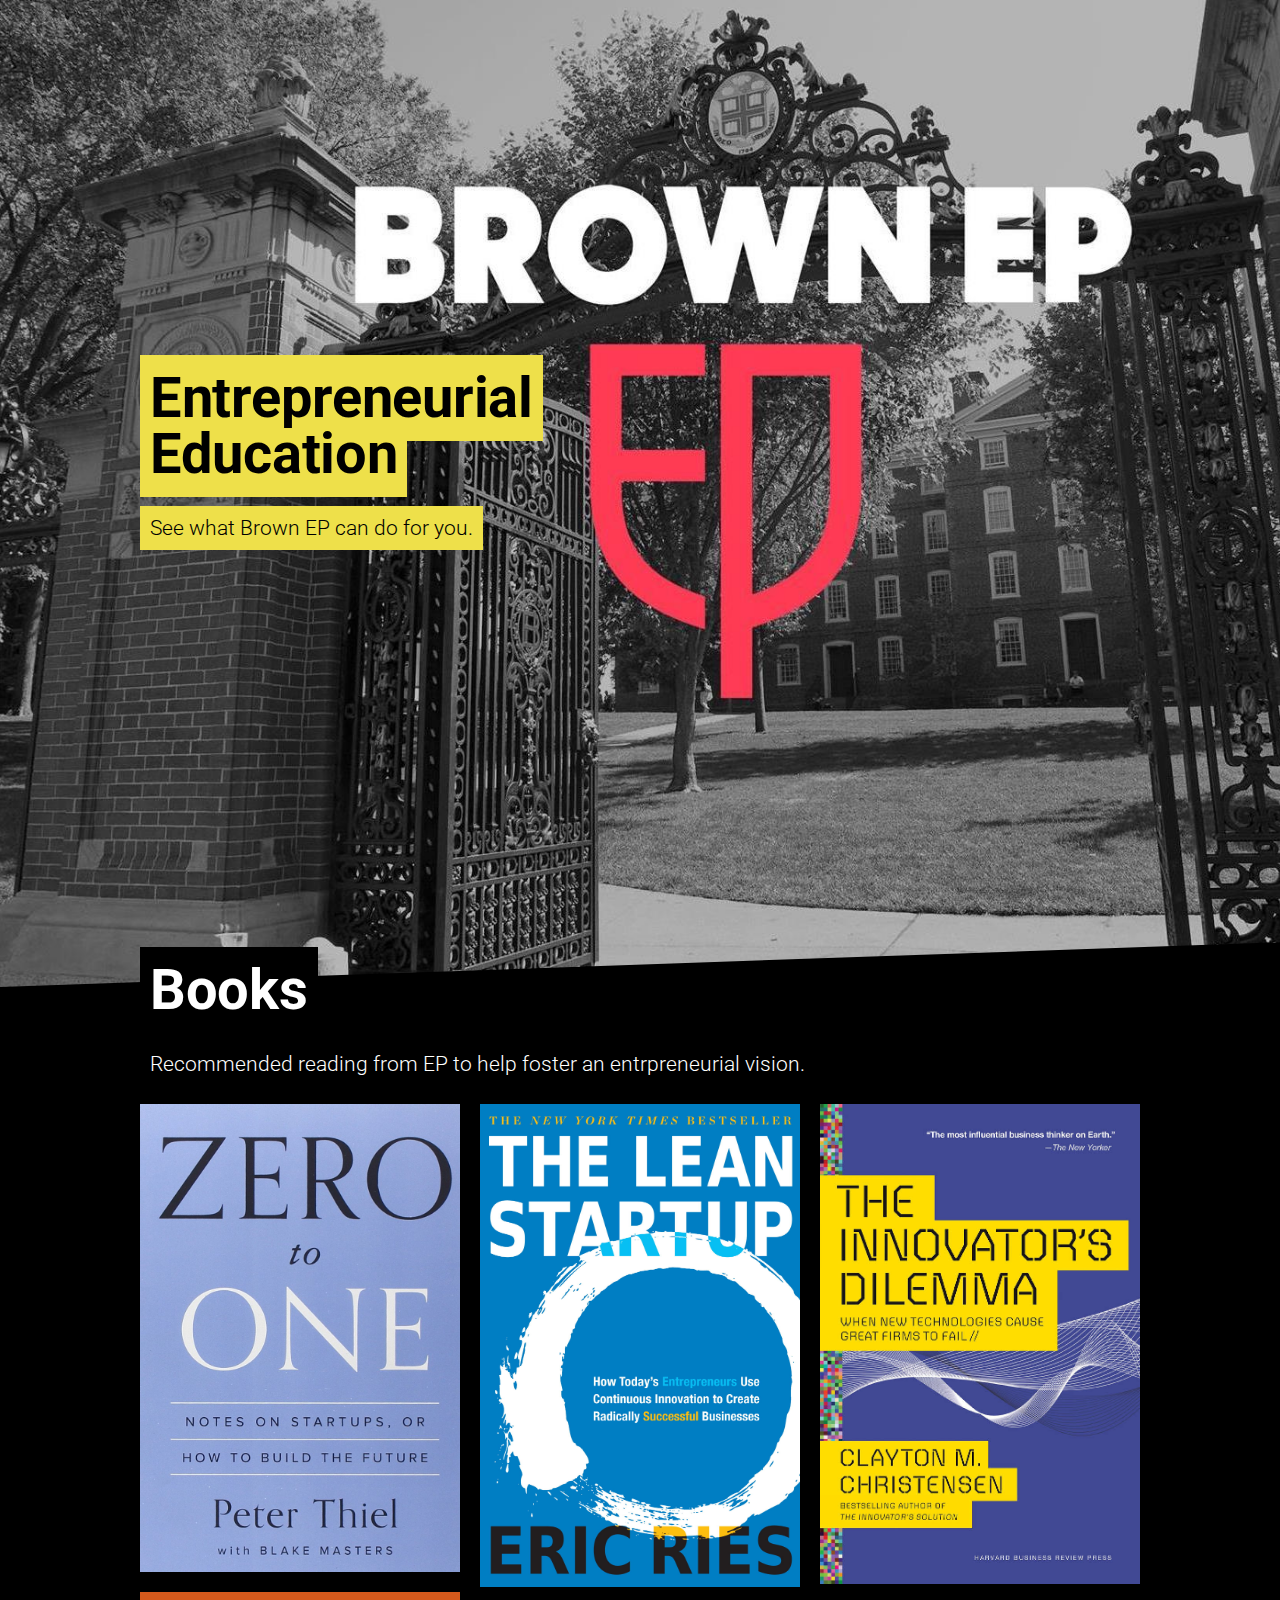
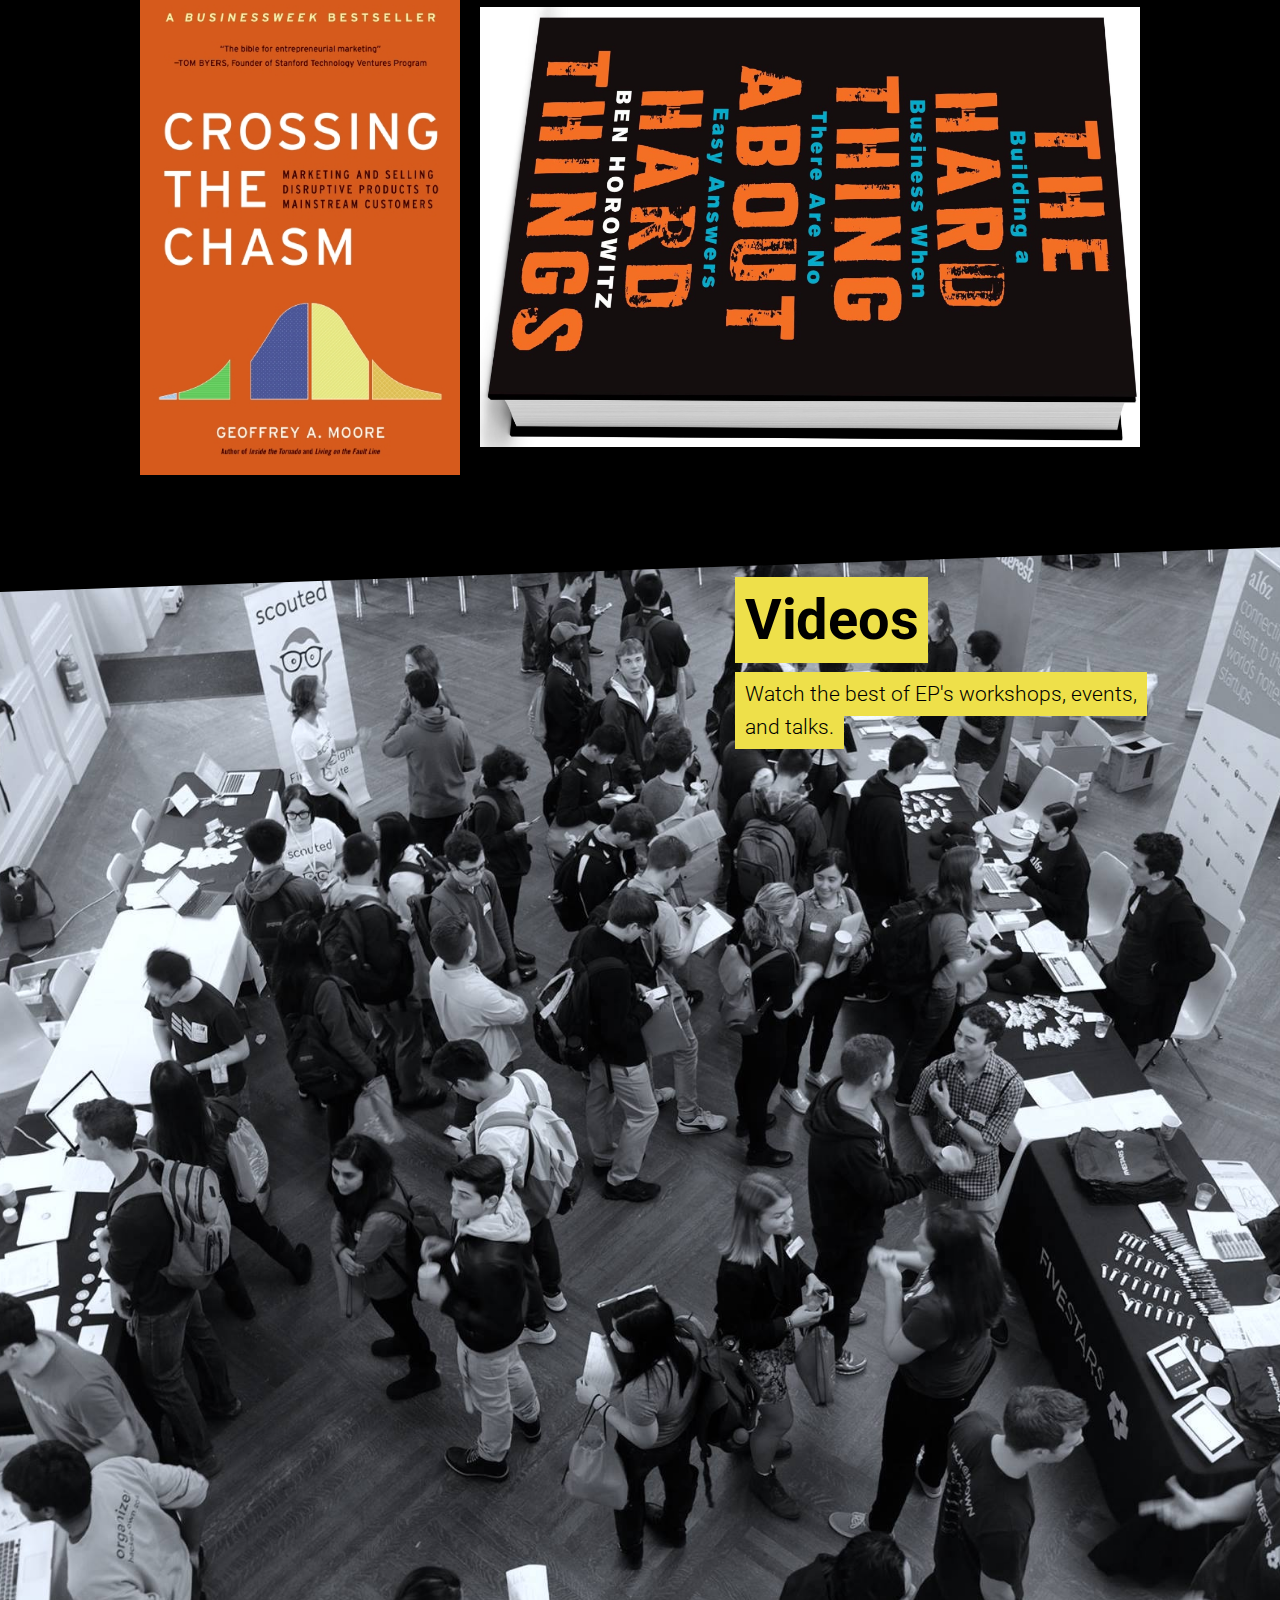
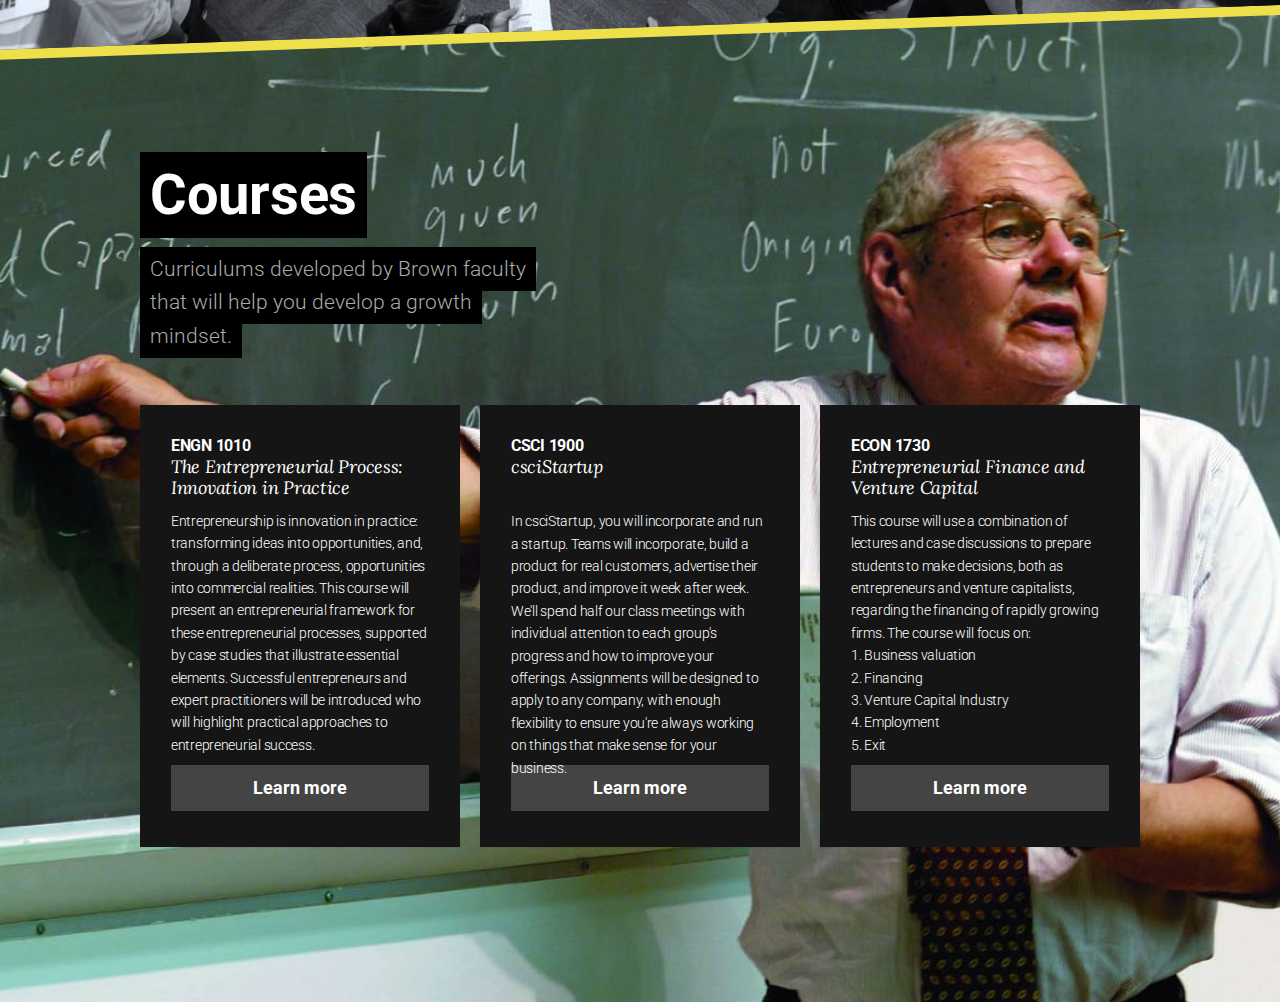
<file: education.html>
<!doctype html>
<html lang="en">
  <head>
    <meta charset="utf-8">
    <meta http-equiv="X-UA-Compatible" content="IE=edge">
    <meta name="viewport" content="width=device-width, initial-scale=1">
    <meta name="description" content="Entrepreneurial Education by Brown EP">
    <meta name="author" content="Wesley Dencker">
    <meta name="keywords" content="innovate on the hill,innovate at brown,innovation at brown,innovation at risd,entrepreneurship,brown,brown univesity,brown ep,brown entrepreneurship,brown startups,brown startup, brown tech"/>
    <link rel="shortcut icon" href="favicon.ico">
    <link rel="icon" type="image/png" href="assets/img/favicon.png">

    <title>
        Entrepreneurial Education
    </title>
    
      <link href="http://fonts.googleapis.com/css?family=Lora:400,400italic|Roboto:100,300,400,700" rel="stylesheet">
      <link href="assets/css/education/toolkit-bold.css" rel="stylesheet">
      <link href="assets/css/education/application-bold.css" rel="stylesheet">
  </head>

<body>

<div class="stage" id="stage">

  <div class="block block-fill-height app-block-wayne"
       style="background-image: url(assets/img/ep_background.jpg)">

    <div class="block-sm-middle block-xs-bottom">
      <div class="container">
        <div class="row">
          <div class="col-sm-5">
            <h1 class="block-title m-b-md">
              <span class="text-ribbon text-ribbon-primary">
                <span>Entrepreneurial Education</span>
              </span>
            </h1>
            <p class="lead">
              <span class="text-ribbon text-ribbon-primary">
                <span>
                  See what Brown EP can do for you.
                </span>
              </span>
            </p>
          </div>
        </div>
      </div>
    </div>
  </div>
  <div class="block block-inverse block-transparent p-y-0 app-block-grid">

    <div class="block-bg-clip">
      <div class="block-bg">
        <div class="block-bg-img"></div>
      </div>
    </div>

    <div class="container" id="grid">
    <h1 class="block-title m-b-md" style="padding-top: 50px;">
      <span class="text-ribbon">
        <span>Books</span>
      </span>
    </h1>
    <p class="lead">
      <span class="text-ribbon">
        <span>
          Recommended reading from EP to help foster an entrpreneurial vision.
        </span>
      </span>
    </p>
      <div class="row">
        <div class="col-lg-4 col-sm-6">
          <div class="row m-b">
            <div class="col-lg-12">
              <div class="panel panel-bold panel-danger m-b-0 app-box-shadow">
                <a href="https://www.amazon.com/Zero-One-Notes-Startups-Future/dp/0804139296/" target="_blank"><img src="assets/img/books/zero.jpg"></a>
                <!-- <div class="panel-body p-b-lg">
                  <h4 class="m-b-0">Iggy Azalea</h4>
                  <p class="text-serif"><em>Released on Dropp 6 weeks early</em></p>
                  <hr>
                  <p class="text-serif"><em>Ms. Azalea was the first artist to reach out to Dropp to coordinate her leak. We knew it was going to be the largest unofficial album drop in history. We doubled server capacity and made a lot ton of coffee.</em></p>
                </div> -->
              </div>
            </div>
          </div>
          <div class="row m-b">
            <div class="col-lg-12">
              <a href="https://www.amazon.com/Crossing-Chasm-3rd-Disruptive-Mainstream/dp/0062292986/" target="_blank"><img src="assets/img/books/chasm.jpg"></a>
           </div>
          </div>
        </div>
        <div class="col-lg-8 col-sm-6">
          <div class="row">
            <div class="col-lg-6 m-b">
              <div class="app-box-shadow">
                <a href="https://www.amazon.com/Lean-Startup-Entrepreneurs-Continuous-Innovation/dp/0307887898/" target="_blank"><img src="assets/img/books/lean.jpg"></a>
              </div>
            </div>
            <div class="col-lg-6 m-b">
              <div class="app-box-shadow">
                <a href="https://www.amazon.com/Innovator-s-Dilemma-Technologies-Management-Innovation/dp/1633691780/" target="_blank"><img src="assets/img/books/dilemma.jpg"></a>
              </div>
            </div>
          </div>
          <div class="row">
            <div class="col-lg-12">
              <a href="https://www.amazon.com/Hard-Thing-About-Things-Building/dp/0062273205/" target="_blank"><img src="assets/img/books/hard.jpeg"></a>
           </div>
          </div>
        </div>
      </div>
    </div>
  </div>

  <div class="block block-fill-height block-transparent block-angle app-block-chainz" style="padding-top:0 !important;">

    <div class="block-bg-clip">
      <div class="block-bg">
        <div class="block-bg-img block-bg-img-top"
             style="background-image: url(assets/img/startups.jpg)">
        </div>
      </div>
    </div>

    <div class="block-sm-middle block-xs-top">
      <div class="container">
        <div class="row">
          <div class="col-sm-5 col-sm-offset-7">
            <h1 class="block-title m-b-md">
              <span class="text-ribbon text-ribbon-primary">
                <span>Videos</span>
              </span>
            </h1>
            <p class="lead">
              <span class="text-ribbon text-ribbon-primary">
                <span>
                  Watch the best of EP's workshops, events, and talks.
                </span>
              </span>
            </p>
          </div>
        </div>
        <div class="row m-b-lg" style="padding-top: 30px;">
          <div class="col-sm-4">
            <div class="embed-responsive embed-responsive-16by9">
               <iframe width="560" height="315" src="https://www.youtube.com/embed/GPN__5eX23w" frameborder="0" allowfullscreen></iframe>
            </div>
          </div>
          <div class="col-sm-4">
            <div class="embed-responsive embed-responsive-16by9">
               <iframe width="560" height="315" src="https://www.youtube.com/embed/hUPmNO3Trkw" frameborder="0" allowfullscreen></iframe>
            </div>
          </div>
          <div class="col-sm-4">
            <div class="embed-responsive embed-responsive-16by9">
               <iframe width="560" height="315" src="https://www.youtube.com/embed/zKDSDEjSqhM" frameborder="0" allowfullscreen></iframe>
            </div>
          </div>
        </div>
        <div class="row m-b-lg">
          <div class="col-sm-4">
            <div class="embed-responsive embed-responsive-16by9">
               <iframe width="560" height="315" src="https://www.youtube.com/embed/Dt5lSKkdJP4" frameborder="0" allowfullscreen></iframe>
            </div>
          </div>
          <div class="col-sm-4">
            <div class="embed-responsive embed-responsive-16by9">
               <iframe width="560" height="315" src="https://www.youtube.com/embed/Q3bTjkeu898" frameborder="0" allowfullscreen></iframe>
            </div>
          </div>
          <div class="col-sm-4">
            <div class="embed-responsive embed-responsive-16by9">
               <iframe width="560" height="315" src="https://www.youtube.com/embed/OjkY1ySdihk" frameborder="0" allowfullscreen></iframe>
            </div>
          </div>
        </div>
        <div class="row m-b-lg">
          <div class="col-sm-4">
            <div class="embed-responsive embed-responsive-16by9">
               <iframe width="560" height="315" src="https://www.youtube.com/embed/gMl3u9aMi8A" frameborder="0" allowfullscreen></iframe>
            </div>
          </div>
          <div class="col-sm-4">
            <div class="embed-responsive embed-responsive-16by9">
               <iframe width="560" height="315" src="https://www.youtube.com/embed/cpxGi5GhNeo" frameborder="0" allowfullscreen></iframe>
            </div>
          </div>
        </div>
      </div>
    </div>
  </div>

  <div class="block block-fill-height block-inverse app-block-nicki"
       style="background-image: url(assets/img/hazeltine.jpg)"
       id="pricing">
    <div class="block-xs-middle">
      <div class="container">
        <div class="row m-b-md">
          <div class="col-lg-5">
            <h1 class="block-title m-b-md">
              <span class="text-ribbon">
                <span>Courses</span>
              </span></h1>
            <p class="lead">
              <span class="text-ribbon text-muted">
                <span>
                  Curriculums developed by Brown faculty that will help you develop a growth mindset.
                </span>
              </span>
            </p>
          </div>
        </div>
        <div class="row">
          <div class="col-sm-4">
            <div class="panel" style="height: 442px;">
              <div class="panel-body">
                <h3 class="panel-title">ENGN 1010</h3>
                <h4 class="text-muted text-serif m-t-0">
                  <em>The Entrepreneurial Process: Innovation in Practice</em>
                </h4>
                <p class="m-b" style="height: 235px;">
                  Entrepreneurship is innovation in practice: transforming ideas into opportunities, and, through a deliberate process, opportunities into commercial realities. This course will present an entrepreneurial framework for these entrepreneurial processes, supported by case studies that illustrate essential elements. Successful entrepreneurs and expert practitioners will be introduced who will highlight practical approaches to entrepreneurial success.
                </p>
                <a target="_blank" href="https://courses.brown.edu/courses/spring-2017/engn-1010-s01" class="btn btn-default btn-square btn-block btn-lg" role="button">Learn more</a>
              </div>
            </div>
          </div>
          <div class="col-sm-4">
            <div class="panel accent-primary" style="height: 442px;">
              <div class="panel-body">
                <h3 class="panel-title">CSCI 1900</h3>
                <h4 class="text-primary text-serif m-t-0" style="margin-bottom: 33px;">
                  <em>csciStartup</em>
                </h4>
                <p class="m-b" style="height: 235px;">
                  In csciStartup, you will incorporate and run a startup. Teams will incorporate, build a product for real customers, advertise their product, and improve it week after week. We'll spend half our class meetings with individual attention to each group's progress and how to improve your offerings. Assignments will be designed to apply to any company, with enough flexibility to ensure you're always working on things that make sense for your business.
                </p>
                <a target="_blank" href="https://cs.brown.edu/courses/csci1900/2017/" class="btn btn-default btn-square btn-block btn-lg" role="button">Learn more</a>
              </div>
            </div>
          </div>
          <div class="col-sm-4">
            <div class="panel" style="height: 442px;">
              <div class="panel-body">
                <h3 class="panel-title">ECON 1730</h3>
                <h4 class="text-muted text-serif m-t-0">
                  <em>Entrepreneurial Finance and Venture Capital</em>
                </h4>
                <p class="m-b" style="height: 235px;">
                  This course will use a combination of lectures and case discussions to prepare students to make decisions, both as entrepreneurs and venture capitalists, regarding the financing of rapidly growing firms. The course will focus on:<br />1. Business valuation<br />2. Financing<br />3. Venture Capital Industry<br />4. Employment<br />5. Exit
                </p>
                <a target="_blank" href="https://courses.brown.edu/courses/fall-2016/econ-1730-s01" class="btn btn-default btn-square btn-block btn-lg" role="button">Learn more</a>
              </div>
            </div>
          </div>
        </div>
      </div>
    </div>
  </div>
</div>
    <script src="assets/js/education/jquery.min.js"></script>
    <script src="assets/js/education/toolkit.js"></script>
    <script src="assets/js/education/application.js"></script>
    <!-- Google Analytics --> 
        <script>
            (function(b,o,i,l,e,r){b.GoogleAnalyticsObject=l;b[l]||(b[l]=
            function(){(b[l].q=b[l].q||[]).push(arguments)});b[l].l=+new Date;
            e=o.createElement(i);r=o.getElementsByTagName(i)[0];
            e.src='//www.google-analytics.com/analytics.js';
            r.parentNode.insertBefore(e,r)}(window,document,'script','ga'));
            ga('create','UA-62415416-2','auto');ga('send','pageview');
        </script>
  </body>
</html>
</file>
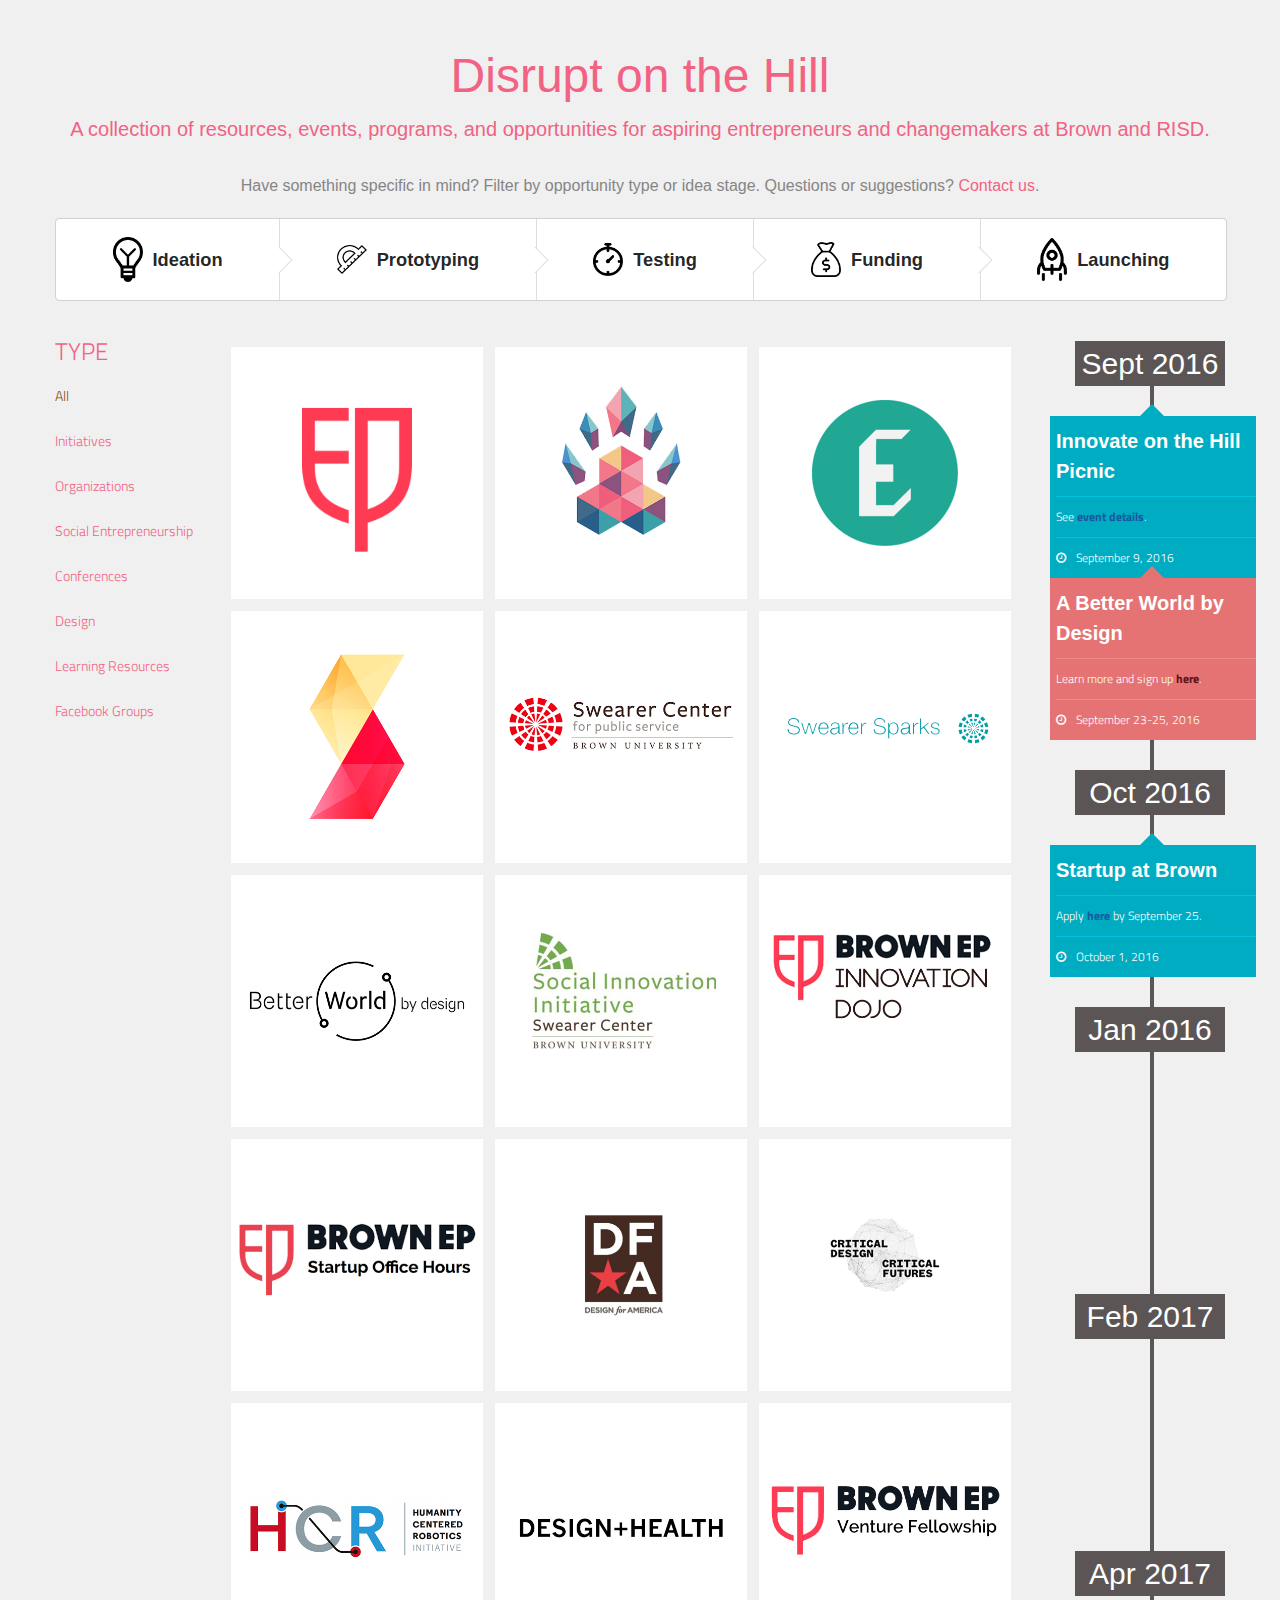
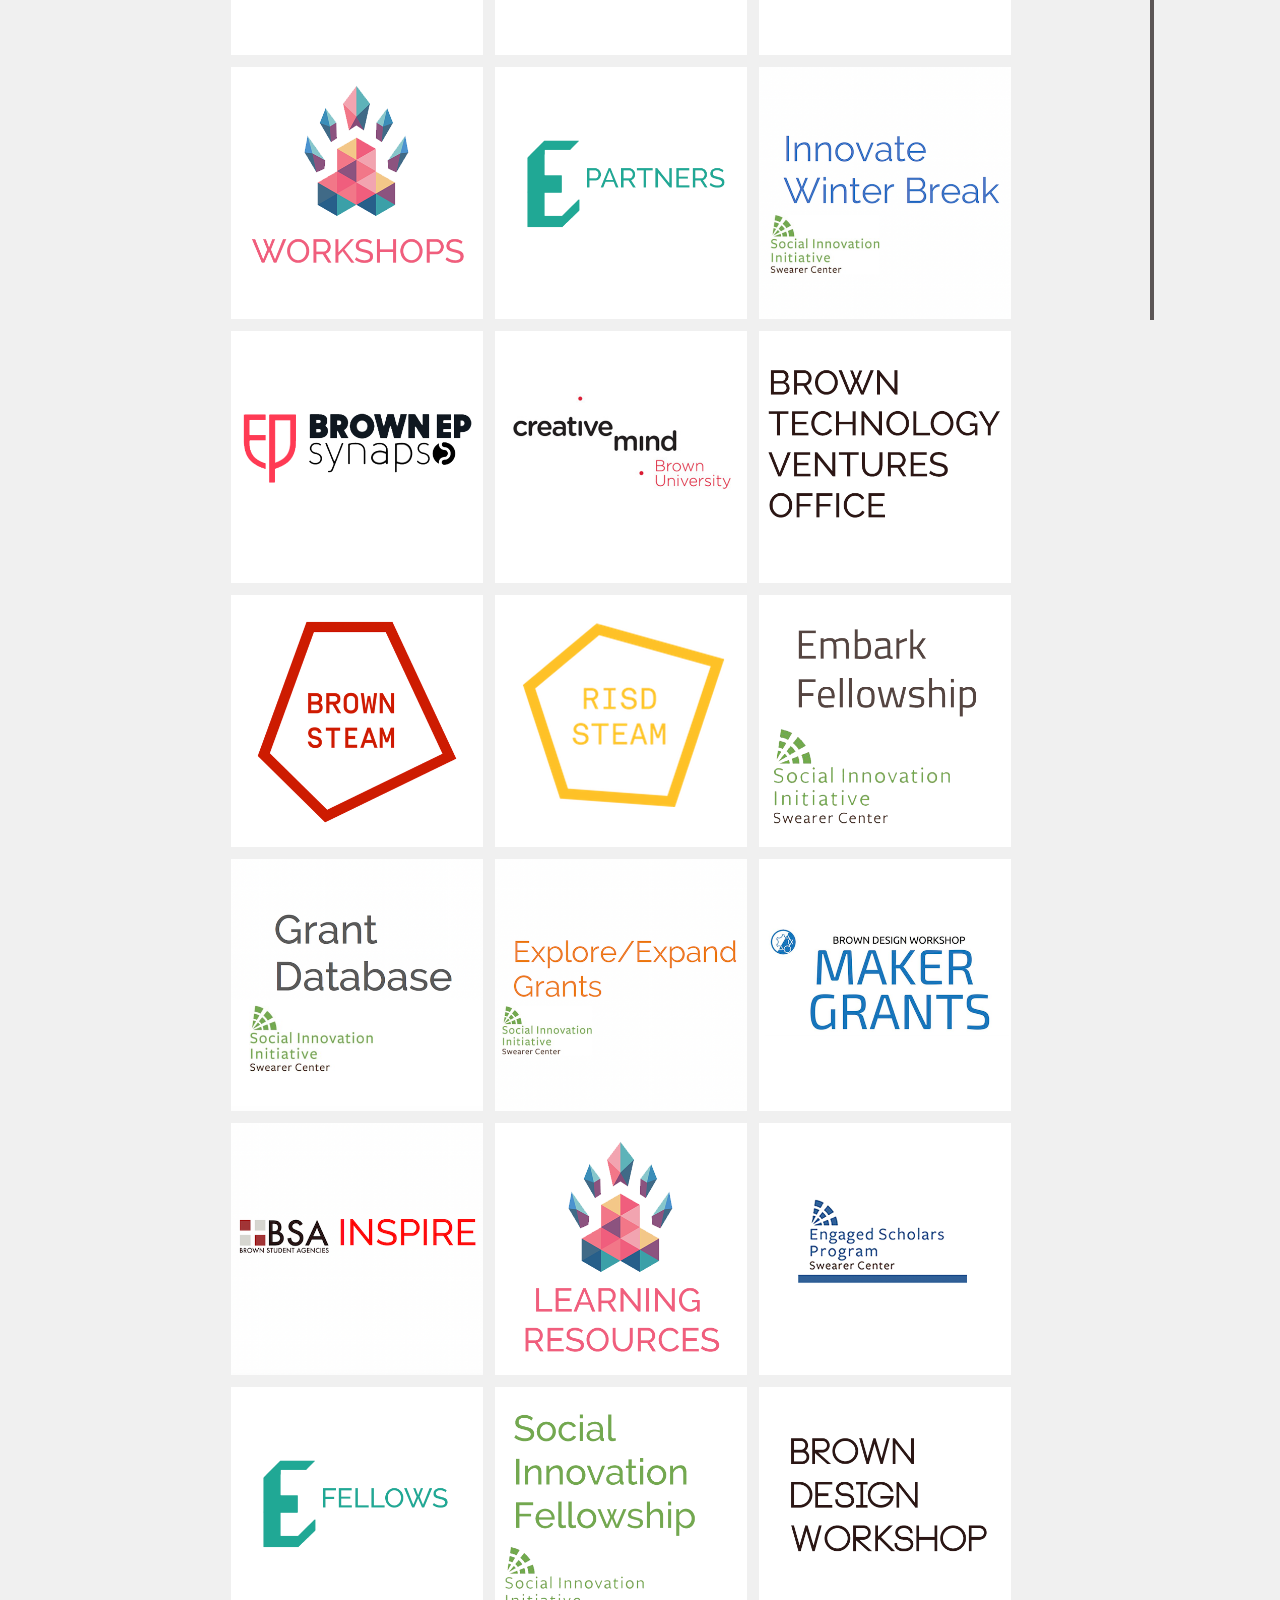
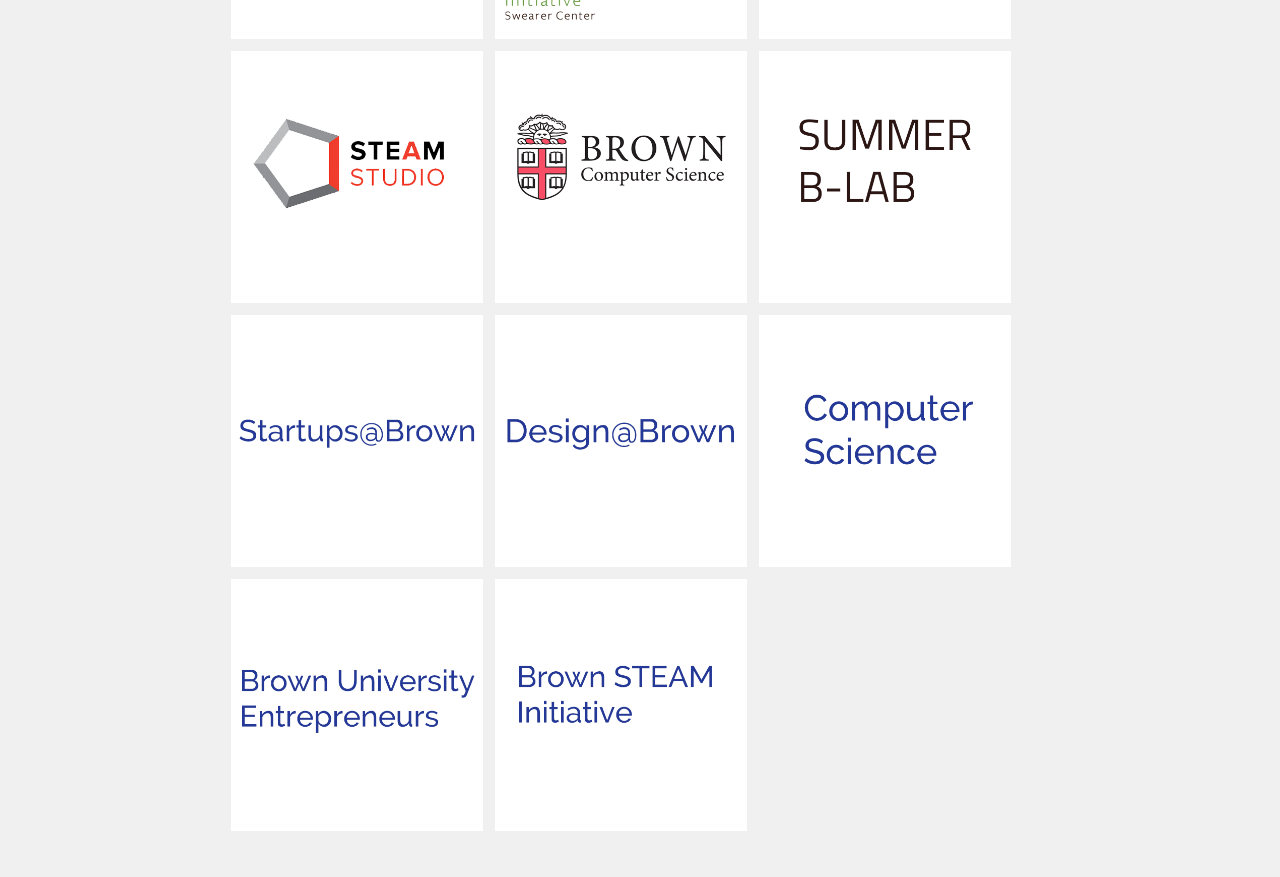
<file: startup-resources.html>
<!doctype html>
<!--[if lt IE 7]>      <html class="no-js lt-ie9 lt-ie8 lt-ie7" lang=""> <![endif]-->
<!--[if IE 7]>         <html class="no-js lt-ie9 lt-ie8" lang=""> <![endif]-->
<!--[if IE 8]>         <html class="no-js lt-ie9" lang=""> <![endif]-->
<!--[if gt IE 8]><!-->
<html class="no-js" lang="">
<!--<![endif]-->

<head>
    <meta charset="utf-8">
    <meta http-equiv="X-UA-Compatible" content="IE=edge,chrome=1">
    <link rel="shortcut icon" href="favicon.ico">
    <link rel="icon" type="image/png" href="assets/img/favicon.png">
    <title>Disrupt on the Hill</title>
    <meta name="description" content="Startup Resources and Innovation at Brown and RISD">
    <meta name="viewport" content="width=device-width, initial-scale=1.0, user-scalable=no">
    <!-- Mobile Specifics
        <meta name="viewport" content="width=device-width, initial-scale=1.0">-->
    <meta name="HandheldFriendly" content="true" />
    <meta name="MobileOptimized" content="320" />
    <meta name="author" content="Valentin Perez, Wesley Dencker">
    <meta name="keywords" content="innovate on the hill,innovate at brown,innovation at brown,innovation at risd,entrepreneurship,brown,brown univesity,brown ep,brown entrepreneurship,brown startups,brown startup, brown tech"/>

    <link href="https://fonts.googleapis.com/css?family=Kristi|Alegreya+Sans:300,800" rel="stylesheet" type="text/css">
    <link href="assets/css/startup-resources/font-awesome.min.css" rel="stylesheet">

    <link rel="stylesheet" href="assets/css/startup-resources/timelify.css">

    <link rel="stylesheet" href="assets/css/startup-resources/step.min.css">

    <!-- Hover Effects -->
    <link rel="stylesheet" type="text/css" href="assets/css/startup-resources/component.css" />

    <!-- Bootstrap -->
    <link target="_blank" href="assets/css/startup-resources/bootstrap.min.css" rel="stylesheet">

    <!-- Main Style -->
    <link target="_blank" href="assets/css/startup-resources/startup-resources.css" rel="stylesheet">

    <!-- Supersized -->
    <!--
    <link target="_blank" href="assets/css/startup-resources/supersized.css" rel="stylesheet">
    <link target="_blank" href="assets/css/startup-resources/supersized.shutter.css" rel="stylesheet">
-->

    <!-- FancyBox -->
    <link target="_blank" href="assets/css/startup-resources/fancybox/jquery.fancybox.css" rel="stylesheet">

    <!-- Font Icons -->
    <link target="_blank" href="assets/css/startup-resources/fonts.css" rel="stylesheet">

    <!-- Shortcodes -->
    <link target="_blank" href="assets/css/startup-resources/shortcodes.css" rel="stylesheet">

    <!-- Responsive -->
    <link target="_blank" href="assets/css/startup-resources/bootstrap-responsive.min.css" rel="stylesheet">
    <link target="_blank" href="assets/css/startup-resources/responsive.css" rel="stylesheet">

    <!-- Google Font -->
    <link target="_blank" href='https://fonts.googleapis.com/css?family=Titillium+Web:400,200,200italic,300,300italic,400italic,600,600italic,700,700italic,900' rel='stylesheet' type='text/css'>

    <!-- Modernizr -->
    <script src="assets/js/shared/modernizr-2.8.3-respond-1.4.2.min.js"></script>
</head>

<body>
    <!-- Page Section -->
    <div id="work" class="page">
        <div class="container">
            <!-- Title Page -->

            <div class="row">
                <div class="span12">
                    <div class="title-page">
                        <h2 class="title">Disrupt on the Hill</h2>
                        <h3 class="title-description">A collection of resources, events, programs, and opportunities for aspiring entrepreneurs and changemakers at Brown and RISD.</h3>
                        <h5 id="gray">Have something specific in mind? Filter by opportunity type or idea stage. Questions or suggestions? <a href="mailto:entrepreneurship@brown.edu" target="_top">Contact us</a>.</h5>
                    </div>
                </div>
            </div>

            <!-- End Title Page -->

            <!-- Stage Selector -->
            <div class="row">
                <div class="span12">
                    <div id="steps-container">
                        <div id="project-stages" class="ui fluid steps">
                            <div class="link step" data-option-value=".ideation">
                                <div><img class="icon step-icon" src="assets/img/lightbulb.png"></div>
                                <div class="content">
                                    <div class="title">Ideation</div>
                                </div>
                            </div>
                            <div class="link step" data-option-value=".prototyping">
                                <div><img class="icon step-icon" src="assets/img/protractor.png"></div>
                                <div class="content">
                                    <div class="title">Prototyping</div>
                                    <!--                                <div class="description">Enter billing information</div>-->
                                </div>
                            </div>
                            <div class="link step" data-option-value=".testing">
                                <div><img class="icon step-icon" src="assets/img/timer.png"></div>
                                <div class="content">
                                    <div class="title">Testing</div>
                                </div>
                            </div>
                            <div class="link step" data-option-value=".funding">
                                <div><img class="icon step-icon" src="assets/img/money.png"></div>
                                <div class="content">
                                    <div class="title">Funding</div>
                                </div>
                            </div>
                            <div class="link step" data-option-value=".launching">
                                <div><img class="icon step-icon" src="assets/img/rocket.png"></div>
                                <div class="content">
                                    <div class="title">Launching</div>
                                </div>
                            </div>
                        </div>
                    </div>
                </div>
            </div>
            <!-- End Stage Selector -->

            <!-- Portfolio Projects -->
            <div class="row">
                <div class="span2">
                    <nav id="options" class="work-nav">
                        <ul id="filters" class="option-set" data-option-key="filter">
                            <li class="type">TYPE</li>
                            <li><a target="_blank" href="#filter" data-option-value="*" class="selected">All</a></li>
                            <li><a target="_blank" href="#filter" data-option-value=".initiatives">Initiatives</a></li>
                            <li><a target="_blank" href="#filter" data-option-value=".organizations">Organizations</a></li>
                            <li><a target="_blank" href="#filter" data-option-value=".social">Social Entrepreneurship</a></li>
                            <li><a target="_blank" href="#filter" data-option-value=".conferences">Conferences</a></li>
                            <li><a target="_blank" href="#filter" data-option-value=".design">Design</a></li>
                            <li><a target="_blank" href="#filter" data-option-value=".learning">Learning Resources</a></li>
                            <li><a target="_blank" href="#filter" data-option-value=".facebook-groups">Facebook Groups</a></li>
                        </ul>
                    </nav>
                </div>
                <div class="span8">
                    <div class="row">
                        <section id="projects">
                            <ul class="grid cs-style-4" id="thumbs">
                                <li class="item-thumbs span1 organizations ideation">
                                    <figure>
                                        <div><img src="assets/img/logos/epLogo.png" alt="Brown EP"></div>
                                        <figcaption>
                                            <h4>Brown EP</h4>
                                            <p id="white">The Brown Entrepreneurship Program is the student-run entrepreneurship initiative on campus. We ignite the entrepreneurial community of College Hill through tailored programming and resources to help students create change.</p>
                                            <a target="_blank" href="http://brownentrepreneurship.com">Learn More</a>
                                        </figcaption>
                                    </figure>
                                </li>
                                <li class="item-thumbs span1 initiatives organizations ideation prototyping testing">
                                    <figure>
                                        <div><img src="assets/img/logos/hack@BrownLogo.png" alt="Hack@Brown"></div>
                                        <figcaption>
                                            <h4>Hack@Brown</h4>
                                            <p id="white">Hack@Brown is a weekend full of learning new technologies, making great friends, and pushing your limits. Everyone is welcome. Whether you’re making your first website, hardware hacking with an Arduino, or starting with design, Hack@Brown is for you. </p>
                                            <a target="_blank" href="http://hackatbrown.org">Learn More</a>
                                        </figcaption>
                                    </figure>
                                </li>
                                <li class="item-thumbs span1 organizations ideation">
                                    <figure>
                                        <div><img src="assets/img/logos/eShipLogo.png" alt="E'Ship"></div>
                                        <figcaption>
                                            <h4>RISD E'Ship</h4>
                                            <p>E'Ship is the student-run hub of entrepreneurial activity at RISD. We translate creative talent into tangible projects that foster impact in and beyond the RISD community.</p>
                                            <a target="_blank" href="http://risdeship.com">Learn More</a>
                                            <br>
                                        </figcaption>
                                    </figure>
                                </li>
                                <li class="item-thumbs span1 learning conferences ideation">
                                    <figure>
                                        <div><img src="assets/img/logos/startup@brown.png" alt="Startup@Brown"></div>
                                        <figcaption>
                                            <h4>Startup@Brown</h4>
                                            <p>Startup@Brown is a weekend-long conference at Brown University that brings together innovative startups and talented students. Come to learn about startups and their stories through workshops and conversations. Leave with a new perspective and your next summer internship or full-time job.</p>
                                            <a target="_blank" href="http://startupatbrown.org">Learn More</a>
                                            <br>
                                        </figcaption>
                                    </figure>
                                </li>
                                <li class="item-thumbs span1 organizations social ideation">
                                    <figure>
                                        <div><img src="assets/img/logos/swearerCenter.png" alt="Swearer Center"></div>
                                        <figcaption>
                                            <h4>Swearer Center</h4>
                                            <p id="white">The Swearer Center deepens Brown's mission to &quot;serve the community, nation, and world&quot; through innovative, thoughtful approaches to social change.</p>
                                            <a target="_blank" href="http://www.brown.edu/academics/college/special-programs/public-service/">Learn More</a>
                                        </figcaption>
                                    </figure>
                                </li>
                                <li class="item-thumbs span1 social ideation">
                                    <figure>
                                        <div><img src="assets/img/logos/swearerSparks.png" alt="Swearer Sparks"></div>
                                        <figcaption>
                                            <h4>Swearer Sparks</h4>
                                            <p id="white">Online platform for social change and storytelling where the Brown University community can spark new ideas and connections.</p>
                                            <a target="_blank" href="http://swearersparks.org">Learn More</a>
                                        </figcaption>
                                    </figure>
                                </li>
                                <li class="item-thumbs span1 organizations conferences design ideation">
                                    <figure>
                                        <div><img src="assets/img/logos/bwbd2.png" alt="Better World by Design"></div>
                                        <figcaption>
                                            <h6 id="white">A Better World by Design</h6>
                                            <p id="white">Better World by Design is a student-led initiative at Brown University and Rhode Island School of Design that facilitates collaboration between designers, educators, innovators, and students in an annual three-day conference.</p>
                                            <a target="_blank" href="http://www.abetterworldbydesign.com/">Learn More</a>
                                        </figcaption>
                                    </figure>
                                </li>
                                <li class="item-thumbs span1 initiative social testing funding launching">
                                    <figure>
                                        <div><img src="assets/img/logos/sii.png" alt="Social Innovation Initiative"></div>
                                        <figcaption>
                                            <h4>Social Innovation Initiative</h4>
                                            <p id="white">The SII promotes an open culture of collaborative learning and community impact with programming focused in four key areas: venture support, academic connections, campus activities, and life beyond Brown.</p>
                                            <a target="_blank" href="https://www.brown.edu/academics/college/special-programs/public-service/social-innovation-initiative/home">Learn More</a>
                                        </figcaption>
                                    </figure>
                                </li>
                                <li class="item-thumbs span1 initiatives social design learning ideation prototyping testing">
                                    <figure>
                                        <div><img src="assets/img/logos/dojo.png" alt="Innovation Dojo"></div>
                                        <figcaption>
                                            <h4>Innovation Dojo</h4>
                                            <p id="white">Introduces 1st & 2nd year students from Brown & RISD to innovation. The Dojo meets in three-hour weekly sessions where experts in innovation give masterclass workshops ranging from the future of entrepreneurship, to prototyping, to start-up finance. Afterwards everyone puts their new knowledge into action.</p>
                                            <a target="_blank" href="http://www.brownentrepreneurship.com/dojo">Learn More</a>
                                        </figcaption>
                                    </figure>
                                </li>
                                <li class="item-thumbs span1 initiatives design learning ideation prototyping testing">
                                    <figure>
                                        <div><img src="assets/img/logos/office_hours.png" alt="Startup Office Hours"></div>
                                        <figcaption>
                                            <h4>Startup Office Hours</h4>
                                            <p id="white">Office hours for student entrepreneurs looking for guidance. Sign up for a timeslot and get helpful and insightful advice on your idea, startup or project. </p>
                                            <a target="_blank" href="https://calendar.google.com/calendar/selfsched?sstoken=UU04ODNSMm5tenRGfGRlZmF1bHR8ZWZhNjAwN2YxM2Y2NzM4MTgwZGFiZGUwNTA5MGU0ZjI">Sign Up</a>
                                        </figcaption>
                                    </figure>
                                </li>
                                <li class="item-thumbs span1 organizations design social ideation prototyping">
                                    <figure>
                                        <div><img src="assets/img/logos/dfa_brown.png" alt="Better World by Design"></div>
                                        <figcaption>
                                            <h4>Design for America</h4>
                                            <p id="white">Multinational network of student-led studios using human-centered design to tackle local and social challenges. The RISD|Brown DFA was started in 2011 as a result of students looking for tangible ways to apply their education towards solving problems in their community.</p>
                                            <a target="_blank" href="http://designforamerica.com/studio/dfa-risd-brown/">Learn More</a>
                                        </figcaption>
                                    </figure>
                                </li>
                                <li class="item-thumbs span1 learning design ideation">
                                    <figure>
                                        <div><img src="assets/img/logos/cd-cf.png" alt="Critical Design | Critical Futures"></div>
                                        <figcaption>
                                            <h4>Critical Design | Critical Futures</h4>
                                            <p id="white">How are contemporary designers envisaging modes of design that are critical, future directed and challenge the status quo? We explore the different ways in which forms of critical design are now being conceptualized and enacted.</p>
                                            <a target="_blank" href="http://www.cd-cf.org/">Learn More</a>
                                        </figcaption>
                                    </figure>
                                </li>
                                <li class="item-thumbs span1 learning organizations ideation">
                                    <figure>
                                        <div><img src="assets/img/logos/hcri.png" alt="Humanity Centered Robotics"></div>
                                        <figcaption>
                                            <h4>Humanity Centered Robotics</h4>
                                            <p id="white">We are a group of Brown University faculty, students, and affiliates dedicated to robotics as a means to tackle the problems the world faces today. Our research ultimately aims to help create and understand robots that coexist harmoniously with humans. </p>
                                            <a target="_blank" href="http://hcri.brown.edu/">Learn More</a>
                                        </figcaption>
                                    </figure>
                                </li>
                                <li class="item-thumbs span1 design learning organizations ideation prototyping testing">
                                    <figure>
                                        <div><img src="assets/img/logos/designPlusHealth.png" alt="Design+Health"></div>
                                        <figcaption>
                                            <h4>Design+Health</h4>
                                            <p id="white">Design+Health is a student-led collaboration between the Warren Alpert Medical School of Brown University and the Rhode Island School of Design. We leverage design thinking to tackle the complex challenges facing the world of medicine.</p>
                                            <a target="_blank" href="http://www.designplushealth.org/">Learn More</a>
                                        </figcaption>
                                    </figure>
                                </li>
                                <li class="item-thumbs span1 initiatives funding launching">
                                    <figure>
                                        <div><img src="assets/img/logos/ventureFellowship.png" alt="Brown Venture Fellowship"></div>
                                        <figcaption>
                                            <h4>Brown Venture Fellowship</h4>
                                            <p id="white">BVF is a year-long program that accelerates Brown's top commercial and technical student entrepreneurs through skills training, funding, the collective intelligence of the community, and complementary coursework.</p>
                                            <a target="_blank" href="http://www.brownentrepreneurship.com/venture-fellows/">Learn More</a>
                                        </figcaption>
                                    </figure>
                                </li>
                                <li class="item-thumbs span1 learning prototyping testing">
                                    <figure>
                                        <div><img src="assets/img/logos/h@bWorkshops.png" alt="Hack@Brown Workshops"></div>
                                        <figcaption>
                                            <h4>Hack@Brown Workshops</h4>
                                            <p id="white">Come with your friends and learn animation, how to make a website, an iOS game, and more! There are always cookies.</p>
                                            <a target="_blank" href="https://www.facebook.com/hackatbrown/events">Learn More</a>
                                        </figcaption>
                                    </figure>
                                </li>
                                <li class="item-thumbs span1 initiatives testing funding launching">
                                    <figure>
                                        <div><img src="assets/img/logos/ePartners.png" alt="E-Partners"></div>
                                        <figcaption>
                                            <h4>E'Ship E Partners</h4>
                                            <p id="white">E Partners are supported with seed funding, mentorship from faculty and local entrepreneurs, and access to the E'Ship co-working space. </p>
                                            <a target="_blank" href="http://www.risdeship.com/about-me/#bio">Learn More</a>
                                        </figcaption>
                                    </figure>
                                </li>
                                <li class="item-thumbs span1 social conferences ideation">
                                    <figure>
                                        <div><img src="assets/img/logos/innovate_winter.png" alt="Innovate Winter Break"></div>
                                        <figcaption>
                                            <h4>Innovate Winter Break</h4>
                                            <p id="white">Innovate Winter Break is a "mini internship" program providing opportunities for student interns to work on engaging projects for two weeks during winter break within social enterprise and nonprofit organizations.</p>
                                            <a target="_blank" href="https://www.brown.edu/academics/college/special-programs/public-service/social-innovation-initiative/beyond-brown/innovate-winter-break">Learn More</a>
                                        </figcaption>
                                    </figure>
                                </li>
                                <li class="item-thumbs span1 conferences ideation">
                                    <figure>
                                        <div><img src="assets/img/logos/synapse.png" alt="Brown EP Synapse"></div>
                                        <figcaption>
                                            <h4>Synapse</h4>
                                            <p id="white">Synapse brings 20 of Brown's and RISD's most exceptional engineers, designers, and aspiring entrepreneurs to visit an array of companies and build essential bridges with successful alumni entrepreneurs during their summer internships in San Francisco.</p>
                                            <a target="_blank" href="http://www.brownentrepreneurship.com/synapse">Learn More</a>
                                        </figcaption>
                                    </figure>
                                </li>
                                <li class="item-thumbs span1 learning design ideation">
                                    <figure>
                                        <div><img src="assets/img/logos/creativeMind.png" alt="Brown Creative Mind"></div>
                                        <figcaption>
                                            <h4>Brown creative mind</h4>
                                            <p id="white">The courses, programs, and conversations of the Creative Mind Initiative explore the roots of creative thinking and dissolve disciplinary boundaries in search of new modes of teaching and learning.</p>
                                            <a target="_blank" href="http://browncreativemind.com/">Learn More</a>
                                        </figcaption>
                                    </figure>
                                </li>
                                <li class="item-thumbs span1 initiatives launching">
                                    <figure>
                                        <div><img src="assets/img/logos/tvo.png" alt="Brown Technology Ventures Office"></div>
                                        <figcaption>
                                            <h4>Brown Technology Ventures Office</h4>
                                            <p id="white">The Technology Ventures Office (TVO) works with faculty to commercialize inventions created from research at Brown. Brown's VTO fosters strategic collaborations with industry through licensing, sponsored research, and launching of new ventures.</p>
                                            <a target="_blank" href="http://www.brown.edu/research/technology-ventures-office-tvo">Learn More</a>
                                        </figcaption>
                                    </figure>
                                </li>
                                <li class="item-thumbs span1 organizations design ideation">
                                    <figure>
                                        <div><img src="assets/img/logos/steam.png" alt="Brown STEAM"></div>
                                        <figcaption>
                                            <h4>Brown STEAM</h4>
                                            <p id="white">Brown STEAM is a student group at Brown University, aiming to explore the interdisciplinary intersections of disparate fields, using the starting point of uniting the STEM fields (Science, Technology, Engineering, Mathematics) with the creative arts, design, and the humanities.</p>
                                            <a target="_blank" href="http://steamwith.us/BrownSTEAM.html">Learn More</a>
                                        </figcaption>
                                    </figure>
                                </li>
                                <li class="item-thumbs span1 organizations design ideation">
                                    <figure>
                                        <div><img src="assets/img/logos/risdSteam.png" alt="RISD STEAM"></div>
                                        <figcaption>
                                            <h4>RISD STEAM</h4>
                                            <p id="white">The first student-run organization part of the national movement to include Art & Design in STEM. Through our programs and events, we aim to inspire a generation of creative problem solvers. We believe multidisciplinary working & learning will empower teams in an increasingly connected world.</p>
                                            <a target="_blank" href="http://steamwith.us/RISDSTEAM.html">Learn More</a>
                                        </figcaption>
                                    </figure>
                                </li>
                                <li class="item-thumbs span1 initiatives social testing funding launching">
                                    <figure>
                                        <div><img src="assets/img/logos/embark.png" alt="Brown Embark Fellowship"></div>
                                        <figcaption>
                                            <h4>Embark Fellowship</h4>
                                            <p id="white">Embark provides fellows with financial resources, structure, coaching, professional services, and connections with a network of alumni and local innovators necessary for recent grads to pursue their venture full time after graduation.</p>
                                            <a target="_blank" href="http://www.brown.edu/academics/college/special-programs/public-service/social-innovation-initiative/venture-support/embark-post-graduate-fellowship">Learn More</a>
                                        </figcaption>
                                    </figure>
                                </li>
                                <li class="item-thumbs span1 initiatives social funding launching">
                                    <figure>
                                        <div><img src="assets/img/logos/grant_database.png" alt="Swearer Grant Database"></div>
                                        <figcaption>
                                            <h4>Swearer Grant Database</h4>
                                            <p id="white">Database of grants provided by the Social Innovation Initiative at the Swearer Center.</p>
                                            <a target="_blank" href="https://www.brown.edu/academics/college/special-programs/public-service/social-innovation-initiative/opportunities-resources/grant-database">Learn More</a>
                                        </figcaption>
                                    </figure>
                                </li>
                                <li class="item-thumbs span1 initiatives social funding launching">
                                    <figure>
                                        <div><img src="assets/img/logos/explore-expand.png" alt="Explore/Expand Grants"></div>
                                        <figcaption>
                                            <h4>Explore/Expand Grants</h4>
                                            <p id="white">Explore/Expand Grants (previously known as the Brown Venture Launch Fund) serve the Brown community by encouraging student entrepreneurs to turn their ideas into new ventures. It is a collaborative project of the Social Innovation Initiative, Brown EP, and the Office of the Dean.</p>
                                            <a target="_blank" href="https://www.brown.edu/academics/college/special-programs/public-service/social-innovation-initiative/campus-initiatives/brown-venture-launch-fund">Learn More</a>
                                        </figcaption>
                                    </figure>
                                </li>
                                <li class="item-thumbs span1 initiatives funding design ideation prototyping">
                                    <figure>
                                        <div><img src="assets/img/logos/maker_grants.png" alt="BDW Maker Grants"></div>
                                        <figcaption>
                                            <h4>BDW Maker Grants</h4>
                                            <p id="white">Funds, up to $500, to support individuals or groups in design projects. BDW is especially interested in community-building projects and enabling long-term student-driven work in the space. Grant recipients also receive manager feedback and dedicated storage space.</p>
                                            <a target="_blank" href="http://www.browndesignworkshop.org/grants/">Learn More</a>
                                        </figcaption>
                                    </figure>
                                </li>
                                <li class="item-thumbs span1 initiatives social ideation prototyping funding">
                                    <figure>
                                        <div><img src="assets/img/logos/bsa_inspire.png" alt="BSA Inspire"></div>
                                        <figcaption>
                                            <h4>BSA Inspire</h4>
                                            <p id="white">BSA Inspire is a social impact competition granting a total of $2,550 in funds to projects that have a clear benefit for the Brown or greater Providence community. Winning projects are those that clearly benefit students and/or community members.</p>
                                            <a target="_blank" href="http://www.brownbsa.com/inspire-info/">Learn More</a>
                                        </figcaption>
                                    </figure>
                                </li>
                                <li class="item-thumbs span1 learning ideation">
                                    <figure>
                                        <div><img src="assets/img/logos/h@bLearning.png" alt="Hack@Brown Learning Resources"></div>
                                        <figcaption>
                                            <h4>Hack@Brown Learning Resources</h4>
                                            <p id="white">A list of resources, ideas, and tutorials to jumpstart your web projects! Learning never ends.</p>
                                            <a target="_blank" href="http://2015.hackatbrown.org/online-learning/">Learn As If You'll Live Forever</a>
                                        </figcaption>
                                    </figure>
                                </li>
                                <li class="item-thumbs span1 initiatives ideation">
                                    <figure>
                                        <div><img src="assets/img/logos/engagedScholars.png" alt="Engaged Scholars Program"></div>
                                        <figcaption>
                                            <h4>Engaged Scholars Program</h4>
                                            <p id="white">The Engaged Scholars Program (ESP) supports students and faculty who seek to integrate teaching, research, and practice in order to advance scholarship and benefit the world beyond Brown.</p>
                                            <a target="_blank" href="http://www.brown.edu/academics/college/special-programs/public-service/engaged-scholars-program">Learn More</a>
                                        </figcaption>
                                    </figure>
                                </li>
                                <!--
                                <li class="item-thumbs span1 social initiatives ideation prototyping testing">
                                    <figure>
                                        <div><img src="assets/img/logos/triLab.png" alt="TRI Lab"></div>
                                        <figcaption>
                                            <h4>TRI Lab</h4>
                                            <p id="white">TRI Lab: Teaching, Research, and Impact is an initiative that brings together students, faculty, and community practitioners to engage with complex social issues and collaboratively develop, refine, and test solutions. The TRI Lab aims to create positive social impact in Providence and Rhode Island. </p>
                                            <a target="_blank" href="http://www.brown.edu/academics/college/special-programs/public-service/tri-lab-brown-teaching-research-and-impact">Learn More</a>
                                        </figcaption>
                                    </figure>
                                </li>
                                -->
                                <li class="item-thumbs span1 initiatives funding">
                                    <figure>
                                        <div><img src="assets/img/logos/eFellows.png" alt="E-Fellows"></div>
                                        <figcaption>
                                            <h4>E'Ship E Fellows</h4>
                                            <p id="white">E Fellows have made significant strides toward developing a creative venture, and have been selected by E'Ship and RISD's Career Center to receive a grant of $1,000 to advance their work.</p>
                                            <a target="_blank" href="http://www.risdeship.com/e-fellows/#e-fellows-1">Learn More</a>
                                        </figcaption>
                                    </figure>
                                </li>
                                <li class="item-thumbs span1 social initiatives funding launching">
                                    <figure>
                                        <div><img src="assets/img/logos/sif.png" alt="Social Innovation Fellowship"></div>
                                        <figcaption>
                                            <h4>Social Innovation Fellowship</h4>
                                            <p id="white">Award-winning program that provides 15-20 students with up to $4,000 to grow a social venture over the summer, supported by a year of skills training, coursework, and a community of social entrepreneurs on campus offering mentorship.</p>
                                            <a target="_blank" href="http://www.brown.edu/academics/college/special-programs/public-service/social-innovation-initiative/social-innovation-fellowship">Learn More</a>
                                        </figcaption>
                                    </figure>
                                </li>
                                <li class="item-thumbs span1 initiatives design ideation prototyping">
                                    <figure>
                                        <div><img src="assets/img/logos/brownDesignWorkshop.png" alt="Brown Design Workshop"></div>
                                        <figcaption>
                                            <h5 id="white">Brown Design Workshop</h5>
                                            <p id="white">Space on campus designed to provide a collaborative and creative environment for project-based learning. Open to all of Brown and RISD, the space houses a new set of rapid prototyping equipment, allowing students to bridge the gap between theory and practice. </p>
                                            <a target="_blank" href="http://www.brown.edu/research/projects/design-workshop/home">Learn More</a>
                                        </figcaption>
                                    </figure>
                                </li>
                                <li class="item-thumbs span1 learning design ideation">
                                    <figure>
                                        <div><img src="assets/img/logos/steamStudio.png" alt="Steam STUDIO"></div>
                                        <figcaption>
                                            <h5 id="white">STEAMstudio</h5>
                                            <p id="white">STEAMstudio is an experimental, project-based course designed and taught collaboratively by students and faculty at Brown and RISD. These projects are designed to serve as an introduction to iterative design processes and creative practice.</p>
                                            <a target="_blank" href="http://steamstudio.us/">Learn More</a>
                                        </figcaption>
                                    </figure>
                                </li>
                                <li class="item-thumbs span1 learning organizations ideation prototyping">
                                    <figure>
                                        <div><img src="assets/img/logos/brownCS.png" alt="Brown CS"></div>
                                        <figcaption>
                                            <h4>Brown Computer Science</h4>
                                            <p id="white">Since its inception in 1979, the Computer Science Department at Brown has forged a path of innovative information technology research and teaching at both the undergraduate and graduate levels.</p>
                                            <a target="_blank" href="https://cs.brown.edu">Learn More</a>
                                        </figcaption>
                                    </figure>
                                </li>
                                <li class="item-thumbs span1 social initiatives prototyping launching testing funding">
                                    <figure>
                                        <div><img src="assets/img/logos/blab.png" alt="Summer B-Lab"></div>
                                        <figcaption>
                                            <h4>Summer B-lab</h4>
                                            <p id="white">The Office of the Provost has created an eight-week experiential, immersive program in entrepreneurial leadership. Starting in mid June, the B-Lab provides programs, mentoring, learning, and workspace to Brown students who seek to turn their ideas into breakthrough ventures that impact the world.</p>
                                            <a target="_blank" href="https://www.brown.edu/initiatives/summer-b-lab/home">Learn More</a>
                                        </figcaption>
                                    </figure>
                                </li>
                                <li class="item-thumbs span1 facebook-groups ideation">
                                    <figure>
                                        <div><img src="assets/img/logos/fbStartups.png" alt="Startups@Brown"></div>
                                        <figcaption>
                                            <h4>Startups@Brown</h4>
                                            <p id="white">Startups@Brown is a Facebook group within Brown where students can collaborate, share resources, and support each other. It's a community where people that are working on their own projects/startups can come together. </p>
                                            <a target="_blank" href="https://www.facebook.com/groups/1431402380493716/">Learn More</a>
                                        </figcaption>
                                    </figure>
                                </li>
                                <li class="item-thumbs span1 design facebook-groups ideation">
                                    <figure>
                                        <div><img src="assets/img/logos/fbDesign.png" alt="Design@Brown"></div>
                                        <figcaption>
                                            <h4>Design@Brown</h4>
                                            <p id="white">Design@Brown is a Facebook group within Brown of people interested in design! </p>
                                            <a target="_blank" href="https://www.facebook.com/groups/designersatbrown/">Learn More</a>
                                        </figcaption>
                                    </figure>
                                </li>
                                <li class="item-thumbs span1 facebook-groups ideation">
                                    <figure>
                                        <div><img src="assets/img/logos/fbCS.png" alt="Computer Science"></div>
                                        <figcaption>
                                            <h4>Computer Science</h4>
                                            <p id="white">Computer Science is a Facebook group within Brown of people interested in Computer Science! </p>
                                            <a target="_blank" href="https://www.facebook.com/groups/browncs/">Learn More</a>
                                        </figcaption>
                                    </figure>
                                </li>
                                <li class="item-thumbs span1 facebook-groups ideation">
                                    <figure>
                                        <div><img src="assets/img/logos/fbBrownEntrepreneurs.png" alt="Brown University Entrepreneurs"></div>
                                        <figcaption>
                                            <h4>Brown University Entrepreneurs</h4>
                                            <p id="white">Facebook group of entrepreneurs at Brown and anyone who likes innovating, creating and learning. It's a great place to share relevant resources, brainstorm & refine startup ideas, meet like-minded students, and learn.
                                            </p>
                                            <a target="_blank" href="https://www.facebook.com/groups/385570474918196/">Learn More</a>
                                        </figcaption>
                                    </figure>
                                </li>
                                <li class="item-thumbs span1 design facebook-groups ideation">
                                    <figure>
                                        <div><img src="assets/img/logos/fbSteam.png" alt="Brown STEAM Initiative"></div>
                                        <figcaption>
                                            <h4>Brown STEAM Initiative</h4>
                                            <p id="white">Facebook group within Brown of people interested in integrating Arts to Science, Technology, Engineering, and Math. The group functions as a common space for project ideation, collaboration, and development
                                            </p>
                                            <a target="_blank" href="https://www.facebook.com/groups/365297290250037/">Learn More</a>
                                        </figcaption>
                                    </figure>
                                </li>
                            </ul>
                        </section>
                    </div>
                </div>
                <!-- Timeline (filled at page load) -->
                <div class="span2 noleft margintop">
                    <div id="timeline-container">
                        <div class="timeline">
                        </div>
                    </div>
                </div>
                <!-- End Timeline -->
            </div>
            <!-- End Portfolio Projects -->
        </div>
    </div>
    <!-- End Page Section -->


    <!-- Back To Top -->
    <a id="back-to-top" target="_blank" href="#">
        <i class="font-icon-arrow-simple-up"></i>
    </a>
    <!-- End Back to Top -->

    <!-- Js -->
    <script src="assets/js/shared/jquery-1.11.2.min.js"></script>
    <!-- jQuery Core -->

    <script src="assets/js/startup-resources/jquery.timelify.js"></script>

    <script src="assets/js/startup-resources/bootstrap.min.js"></script>
    <!-- Bootstrap -->
    <!--    <script src="assets/js/startup-resources/supersized.3.2.7.min.js"></script>-->
    <!-- Slider -->
    <script src="assets/js/startup-resources/waypoints.js"></script>
    <!-- WayPoints -->
    <script src="assets/js/startup-resources/waypoints-sticky.js"></script>
    <!-- Waypoints for Header -->
    <script src="assets/js/startup-resources/jquery.isotope.js"></script>
    <!-- Isotope Filter -->
    <script src="assets/js/startup-resources/plugins.js"></script>
    <!-- Contains: jPreloader, jQuery Easing, jQuery ScrollTo, jQuery One Page Navi -->
    <script src="assets/js/startup-resources/brushed.js"></script>
    <!-- Brushed JS -->
    <script src="assets/js/startup-resources/startup-resources.js"></script>
    <!-- Default JS -->

    <!-- Modal Effects -->
    <script type='text/javascript' src="assets/js/startup-resources/modalEffects.js"></script>

    <!-- End Js -->

    <!-- for touch devices (mobile, brah) -->
    <script type='text/javascript' src="assets/js/startup-resources/toucheffects.js"></script>

    <!-- Google Analytics -->
        <script>
            (function(b,o,i,l,e,r){b.GoogleAnalyticsObject=l;b[l]||(b[l]=
            function(){(b[l].q=b[l].q||[]).push(arguments)});b[l].l=+new Date;
            e=o.createElement(i);r=o.getElementsByTagName(i)[0];
            e.src='//www.google-analytics.com/analytics.js';
            r.parentNode.insertBefore(e,r)}(window,document,'script','ga'));
            ga('create','UA-62415416-2','auto');ga('send','pageview');
        </script>
</body>

</html>
</file>
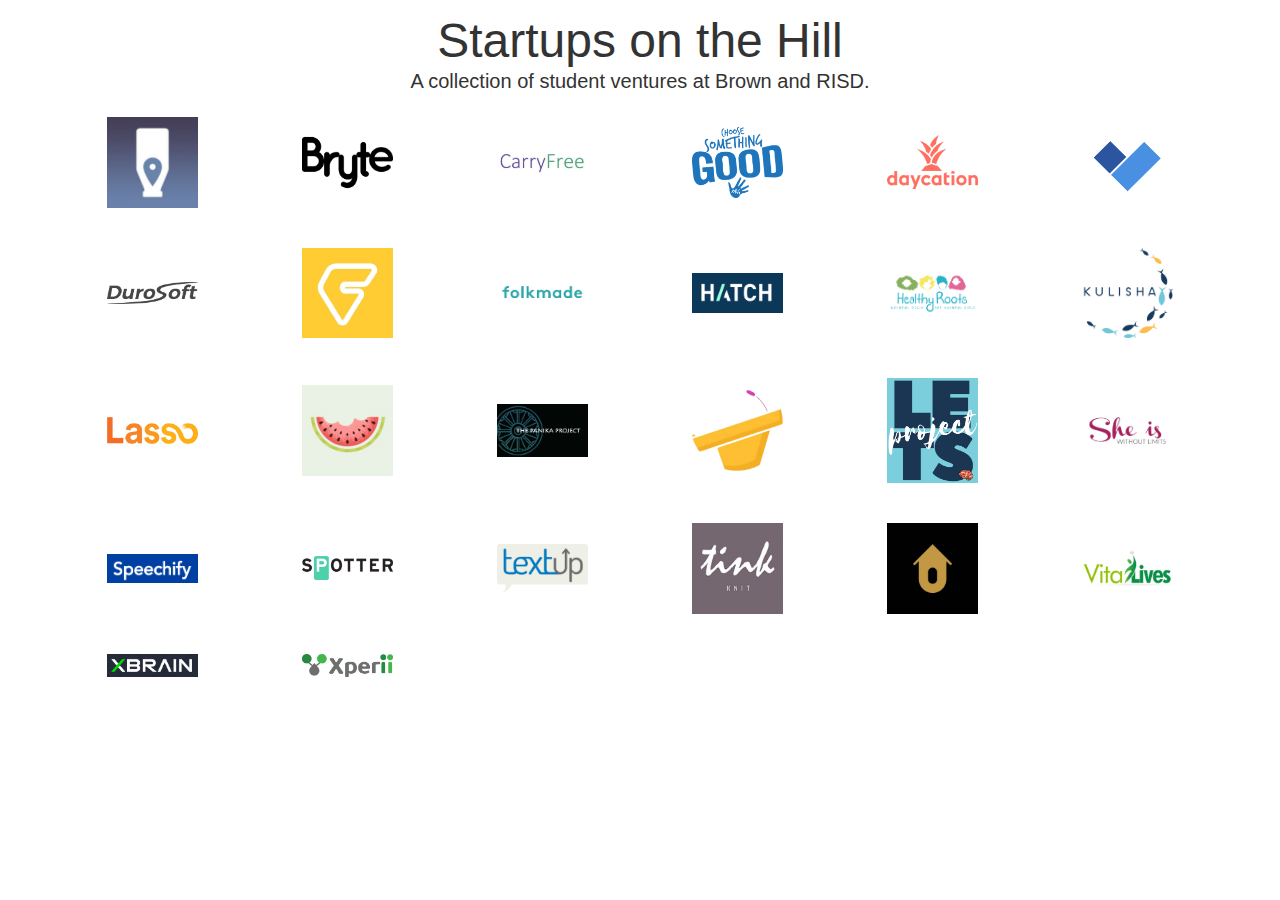
<file: startups.html>
<!doctype html>
<!--[if lt IE 7]>      <html class="no-js lt-ie9 lt-ie8 lt-ie7" lang=""> <![endif]-->
<!--[if IE 7]>         <html class="no-js lt-ie9 lt-ie8" lang=""> <![endif]-->
<!--[if IE 8]>         <html class="no-js lt-ie9" lang=""> <![endif]-->
<!--[if gt IE 8]><!--> <html class="no-js" lang=""> <!--<![endif]-->
<head>
    <meta charset="utf-8">
    <meta http-equiv="X-UA-Compatible" content="IE=edge,chrome=1">
    <title>Innovate on the Hill</title>
    <meta name="description" content="">
    <meta name="viewport" content="width=device-width, initial-scale=1">

    <link rel="stylesheet" href="assets/css/landing/bootstrap.min.css">
    <link rel="stylesheet" href="assets/css/landing/bootstrap-theme.min.css">
    <link rel="stylesheet" href="assets/css/startups/startups.css">

    <script src="assets/js/shared/modernizr-2.8.3-respond-1.4.2.min.js"></script>
</head>
<body>
    <div class="container">
        <div class="row">
            <div class="span12">
                <div class="title-page">
                    <h2 class="title">Startups on the Hill</h2>
                    <h3 class="title-description">A collection of student ventures at Brown and RISD.</h3>
                </div>
            </div>
        </div>
        <div class="row flex">
            <div class="col-xs-6 col-md-2 icon">
                <a target="_blank" href="https://angel.co/bottled-2" data-toggle="tooltip" title="Bottled"><img src="assets/img/startup-logos/bottled.png" class="icon-img"></a>
            </div>

            <div class="col-xs-6 col-md-2 icon">
                <a target="_blank" href="https://www.brytephoto.com/" data-toggle="tooltip" title="Bryte"><img src="assets/img/startup-logos/bryte.png" class="icon-img"></a>
            </div>

            <div class="col-xs-6 col-md-2 icon">
                <a target="_blank" href="https://twitter.com/livingcarryfree" data-toggle="tooltip" title="CarryFree"><img src="assets/img/startup-logos/carryfree.png" class="icon-img"></a>
            </div>
            
            <div class="col-xs-6 col-md-2 icon">
                <a target="_blank" href="http://www.choosesomethinggood.org/" data-toggle="tooltip" title="Choose Something Good"><img src="assets/img/startup-logos/choose.png" class="icon-img"></a>
            </div>

            <div class="col-xs-6 col-md-2 icon">
                <a target="_blank" href="http://daycationapp.com/" data-toggle="tooltip" title="Daycation"><img src="assets/img/startup-logos/daycation.png" class="icon-img"></a>
            </div>

            <div class="col-xs-6 col-md-2 icon">
                <a target="_blank" href="http://getdoctalk.com/" data-toggle="tooltip" title="DocTalk"><img src="assets/img/startup-logos/doctalk.png" class="icon-img"></a>
            </div>

            <div class="col-xs-6 col-md-2 icon">
                <a target="_blank" href="https://durosoft.com/" data-toggle="tooltip" title="DuroSoft"><img src="assets/img/startup-logos/durosoft.png" class="icon-img"></a>
            </div>

            <div class="col-xs-6 col-md-2 icon">
                <a target="_blank" href="https://www.facebook.com/fetchum/" data-toggle="tooltip" title="Fetchum"><img src="assets/img/startup-logos/fetchum.png" class="icon-img"></a>
            </div>

            <div class="col-xs-6 col-md-2 icon">
                <a target="_blank" href="http://www.folkmade.org/" data-toggle="tooltip" title="Folkmade"><img src="assets/img/startup-logos/folkmade.png" class="icon-img"></a>
            </div>

            <div class="col-xs-6 col-md-2 icon">
                <a target="_blank" href="http://www.hatchapps.com/" data-toggle="tooltip" title="Hatch"><img src="assets/img/startup-logos/hatch.png" class="icon-img"></a>
            </div>

            <div class="col-xs-6 col-md-2 icon">
                <a target="_blank" href="http://healthyrootsdolls.com/" data-toggle="tooltip" title="Healthy Roots"><img src="assets/img/startup-logos/healthyroots.png" class="icon-img"></a>
            </div>

            <div class="col-xs-6 col-md-2 icon">
                <a target="_blank" href="http://kulishafeed.com/" data-toggle="tooltip" title="Kulisha"><img src="assets/img/startup-logos/kulisha.png" class="icon-img"></a>
            </div>

            <div class="col-xs-6 col-md-2 icon">
                <a target="_blank" href="http://lassoinvesting.com/" data-toggle="tooltip" title="Lasso Investing"><img src="assets/img/startup-logos/lasso.png" class="icon-img"></a>
            </div>

            <div class="col-xs-6 col-md-2 icon">
                <a target="_blank" href="http://nomnomz.co/" data-toggle="tooltip" title="Nomnomz"><img src="assets/img/startup-logos/nomnomz.png" class="icon-img"></a>
            </div>

            <div class="col-xs-6 col-md-2 icon">
                <a target="_blank" href="https://www.facebook.com/ThePanikaProject/" data-toggle="tooltip" title="The Panika Project"><img src="assets/img/startup-logos/panika.png" class="icon-img"></a>
            </div>

            <div class="col-xs-6 col-md-2 icon">
                <a target="_blank" href="https://itunes.apple.com/us/app/podia/id975091258" data-toggle="tooltip" title="Podia"><img src="assets/img/startup-logos/podia.png" class="icon-img"></a>
            </div>

            <div class="col-xs-6 col-md-2 icon">
                <a target="_blank" href="http://www.letserasethestigma.com/" data-toggle="tooltip" title="Project LETS"><img src="assets/img/startup-logos/projectlets.png" class="icon-img"></a>
            </div>

            <div class="col-xs-6 col-md-2 icon">
                <a target="_blank" href="https://www.facebook.com/sheiswithoutlimits/" data-toggle="tooltip" title="She Is Without Limits"><img src="assets/img/startup-logos/sheiswithoutlimits.png" class="icon-img"></a>
            </div>

            <div class="col-xs-6 col-md-2 icon">
                <a target="_blank" href="https://getspeechify.com/" data-toggle="tooltip" title="Speechify"><img src="assets/img/startup-logos/speechify.png" class="icon-img"></a>
            </div>

            <div class="col-xs-6 col-md-2 icon">
                <a target="_blank" href="https://www.parkwithspotter.com/" data-toggle="tooltip" title="Spotter"><img src="assets/img/startup-logos/spotter.png" class="icon-img"></a>
            </div>


            <div class="col-xs-6 col-md-2 icon">
                <a target="_blank" href="http://www.textup.org/" data-toggle="tooltip" title="TextUp"><img src="assets/img/startup-logos/textup.png" class="icon-img"></a>
            </div>

            <div class="col-xs-6 col-md-2 icon">
                <a target="_blank" href="http://www.tink-knit.com/" data-toggle="tooltip" title="Tink Knit"><img src="assets/img/startup-logos/tinkknit.png" class="icon-img"></a>
            </div>

            <div class="col-xs-6 col-md-2 icon">
                <a target="_blank" href="https://www.facebook.com/TurnUpPartyApp/" data-toggle="tooltip" title="TurnUp"><img src="assets/img/startup-logos/turnup.png" class="icon-img"></a>
            </div>

            <div class="col-xs-6 col-md-2 icon">
                <a target="_blank" href="http://www.vitalives.org/" data-toggle="tooltip" title="VitaLives"><img src="assets/img/startup-logos/vitalives.png" class="icon-img"></a>
            </div>

            <div class="col-xs-6 col-md-2 icon">
                <a target="_blank" href="http://xbrain.team/" data-toggle="tooltip" title="XBrain"><img src="assets/img/startup-logos/xbrain.png" class="icon-img"></a>
            </div>

            <div class="col-xs-6 col-md-2 icon">
                <a target="_blank" href="https://www.xperii.com/" data-toggle="tooltip" title="Xperii"><img src="assets/img/startup-logos/xperii.png" class="icon-img"></a>
            </div>




        </div>
    </div>

    <script src="assets/js/shared/jquery-1.11.2.min.js"></script>

    <script src="assets/js/landing/bootstrap.min.js"></script>
    <script src="assets/js/landing/plugins.js"></script>
    <script>
        $(document).ready(function(){
            $('[data-toggle="tooltip"]').tooltip({delay: {show: 150, hide: 80}, placement: "bottom"}); 
        });
    </script>

    <!-- Google Analytics: change UA-XXXXX-X to be your site's ID. -->
        <!--
        <script>
            (function(b,o,i,l,e,r){b.GoogleAnalyticsObject=l;b[l]||(b[l]=
            function(){(b[l].q=b[l].q||[]).push(arguments)});b[l].l=+new Date;
            e=o.createElement(i);r=o.getElementsByTagName(i)[0];
            e.src='//www.google-analytics.com/analytics.js';
            r.parentNode.insertBefore(e,r)}(window,document,'script','ga'));
            ga('create','UA-XXXXX-X','auto');ga('send','pageview');
        </script>
    -->
</body>
</html>
</file>
<file: assets/css/education/application-bold.css>
/*
 * Bold Application level overrides
 * (things that dont make sense in a toolkit :)
 * copyright @colossal 2015
 */

/* main app navbar */
.app-navbar {
  position: absolute;
  z-index: 2;
  width: 100%;
}
.app-navbar .icon {
  margin-right: 5px;
}

/* wayne */
.app-block-wayne {
  background-color: #000;
}
.app-block-wayne .row {
  margin-bottom: 75px;
}

/* music grid */
.app-block-grid {
  margin-top: -25px;
}
.app-block-grid .container {
  position: relative;
  top: -75px;
  z-index: 2;
}
.app-block-grid img {
  width: 100%;
}


/* chainz block */
.app-block-chainz {
  z-index: 5;
}
.app-block-chainz .block-bg {
  border-bottom: 10px solid #eee04a;
}


/* kanye block */
.app-block-kanye {
  z-index: 4;
}
.app-block-kanye .block-bg {
  border-bottom: 10px solid #ff3167;
}


/* mosdef block */
.block-app-mosdef {
  z-index: 3;
  margin-bottom: -25px;
}
.block-app-mosdef .block-bg {
  border-bottom: 10px solid #eee04a;
}


/* nicki */
.app-block-nicki {
  background-color: #e7e9d4;
}
.app-block-nicki h4 {
  font-weight: 400;
}
</file>
<file: assets/css/startup-resources/component.css>
.grid {
	padding: 20px 20px 100px 20px;
	max-width: 1300px;
	margin: 0 auto;
	list-style: none;
	text-align: center;
}

.grid li {
	display: inline-block;
	width: 21em;
	margin: 0;
	padding: 6px;
	text-align: left;
	position: relative;
}

.grid figure {
	margin: 0;
	position: relative;
}

.grid figure img {
	max-width: 100%;
	display: block;
	position: relative;
}

.grid figcaption {
	position: absolute;
	top: 0;
	left: 0;
	padding: 20px;
	background: #f26283;
	color: #ffffff;
}

h4 {
	color:#fff;
}
.grid figcaption h3 {
	margin: 0;
	padding: 0;
	color: #fff;
}

.grid figcaption span:before {
	content: 'by ';
}

.grid figcaption a {
	text-align: center;
	padding: 5px 10px;
	border-radius: 1px;
	display: inline-block;
	background: #ffffff;
	color: #f26283;
}

/* Individual Caption Styles */

/* Caption Style 1 */
.cs-style-1 figcaption {
	height: 100%;
	width: 100%;
	opacity: 0;
	text-align: center;
	-webkit-backface-visibility: hidden;
	-moz-backface-visibility: hidden;
	backface-visibility: hidden;
	-webkit-transition: -webkit-transform 0.3s, opacity 0.3s;
	-moz-transition: -moz-transform 0.3s, opacity 0.3s;
	transition: transform 0.3s, opacity 0.3s;
}

.no-touch .cs-style-1 figure:hover figcaption,
.cs-style-1 figure.cs-hover figcaption {
	opacity: 1;
	-webkit-transform: translate(15px, 15px);
	-moz-transform: translate(15px, 15px);
	-ms-transform: translate(15px, 15px);
	transform: translate(15px, 15px);
}

.cs-style-1 figcaption h3 {
	margin-top: 70px;
}

.cs-style-1 figcaption span {
	display: block;
}

.cs-style-1 figcaption a {
	margin-top: 30px;
}

/* Caption Style 2 */
.cs-style-2 figure img {
	z-index: 10;
	-webkit-transition: -webkit-transform 0.4s;
	-moz-transition: -moz-transform 0.4s;
	transition: transform 0.4s;
}

.no-touch .cs-style-2 figure:hover img,
.cs-style-2 figure.cs-hover img {
	-webkit-transform: translateY(-90px);
	-moz-transform: translateY(-90px);
	-ms-transform: translateY(-90px);
	transform: translateY(-90px);
}

.cs-style-2 figcaption {
	height: 90px;
	width: 100%;
	top: auto;
	bottom: 0;
}

.cs-style-2 figcaption a {
	position: absolute;
	right: 20px;
	top: 30px;
}

/* Caption Style 3 */
.cs-style-3 figure {
	overflow: hidden;
}

.cs-style-3 figure img {
	-webkit-transition: -webkit-transform 0.4s;
	-moz-transition: -moz-transform 0.4s;
	transition: transform 0.4s;
}

.no-touch .cs-style-3 figure:hover img,
.cs-style-3 figure.cs-hover img {
	-webkit-transform: translateY(-50px);
	-moz-transform: translateY(-50px);
	-ms-transform: translateY(-50px);
	transform: translateY(-50px);
}

.cs-style-3 figcaption {
	height: 100px;
	width: 100%;
	top: auto;
	bottom: 0;
	opacity: 0;
	-webkit-transform: translateY(100%);
	-moz-transform: translateY(100%);
	-ms-transform: translateY(100%);
	transform: translateY(100%);
	-webkit-transition: -webkit-transform 0.4s, opacity 0.1s 0.3s;
	-moz-transition: -moz-transform 0.4s, opacity 0.1s 0.3s;
	transition: transform 0.4s, opacity 0.1s 0.3s;
}

.no-touch .cs-style-3 figure:hover figcaption,
.cs-style-3 figure.cs-hover figcaption {
	opacity: 1;
	-webkit-transform: translateY(0px);
	-moz-transform: translateY(0px);
	-ms-transform: translateY(0px);
	transform: translateY(0px);
	-webkit-transition: -webkit-transform 0.4s, opacity 0.1s;
	-moz-transition: -moz-transform 0.4s, opacity 0.1s;
	transition: transform 0.4s, opacity 0.1s;
}

.cs-style-3 figcaption a {
	position: absolute;
	bottom: 20px;
	right: 20px;
}

/* Caption Style 4 */
.cs-style-4 li {
	-webkit-perspective: 1700px;
	-moz-perspective: 1700px;
	perspective: 1700px;
	-webkit-perspective-origin: 0 50%;
	-moz-perspective-origin: 0 50%;
	perspective-origin: 0 50%;
}

.cs-style-4 figure {
	-webkit-transform-style: preserve-3d;
	-moz-transform-style: preserve-3d;
	transform-style: preserve-3d;
}

.cs-style-4 figure > div {
	overflow: hidden;
}

.cs-style-4 figure img {
	-webkit-transition: -webkit-transform 0.4s;
	-moz-transition: -moz-transform 0.4s;
	transition: transform 0.4s;
}

.no-touch .cs-style-4 figure:hover img,
.cs-style-4 figure.cs-hover img {
	-webkit-transform: translateX(25%);
	-moz-transform: translateX(25%);
	-ms-transform: translateX(25%);
	transform: translateX(25%);
}

.cs-style-4 figcaption {
	height: 100%;
	width: 65%;
	opacity: 0;
	-webkit-backface-visibility: hidden;
	-moz-backface-visibility: hidden;
	backface-visibility: hidden;
	-webkit-transform-origin: 0 0;
	-moz-transform-origin: 0 0;
	transform-origin: 0 0;
	-webkit-transform: rotateY(-90deg);
	-moz-transform: rotateY(-90deg);
	transform: rotateY(-90deg);
	-webkit-transition: -webkit-transform 0.4s, opacity 0.1s 0.3s;
	-moz-transition: -moz-transform 0.4s, opacity 0.1s 0.3s;
	transition: transform 0.4s, opacity 0.1s 0.3s;
}

.no-touch .cs-style-4 figure:hover figcaption,
.cs-style-4 figure.cs-hover figcaption {
	opacity: 1;
	-webkit-transform: rotateY(0deg);
	-moz-transform: rotateY(0deg);
	transform: rotateY(0deg);
	-webkit-transition: -webkit-transform 0.4s, opacity 0.1s;
	-moz-transition: -moz-transform 0.4s, opacity 0.1s;
	transition: transform 0.4s, opacity 0.1s;
}

.cs-style-4 figcaption a {
	position: absolute;
	bottom: 35px;
	right: 10px;
}

#on-top {
	position: absolute;
	bottom: 30%;
	right: 10px;
}

/* Caption Style 5 */
.cs-style-5 figure img {
	z-index: 10;
	-webkit-transition: -webkit-transform 0.4s;
	-moz-transition: -moz-transform 0.4s;
	transition: transform 0.4s;
}

.no-touch .cs-style-5 figure:hover img,
.cs-style-5 figure.cs-hover img {
	-webkit-transform: scale(0.4);
	-moz-transform: scale(0.4);
	-ms-transform: scale(0.4);
	transform: scale(0.4);
}

.cs-style-5 figcaption {
	height: 100%;
	width: 100%;
	opacity: 0;
	-webkit-transform: scale(0.7);
	-moz-transform: scale(0.7);
	-ms-transform: scale(0.7);
	transform: scale(0.7);
	-webkit-backface-visibility: hidden;
	-moz-backface-visibility: hidden;
	backface-visibility: hidden;
	-webkit-transition: -webkit-transform 0.4s, opacity 0.4s;
	-moz-transition: -moz-transform 0.4s, opacity 0.4s;
	transition: transform 0.4s, opacity 0.4s;
}

.no-touch .cs-style-5 figure:hover figcaption,
.cs-style-5 figure.cs-hover figcaption {
	-webkit-transform: scale(1);
	-moz-transform: scale(1);
	-ms-transform: scale(1);
	transform: scale(1);
	opacity: 1;
}

.cs-style-5 figure a {
	position: absolute;
	bottom: 20px;
	right: 20px;
}

/* Caption Style 6 */
.cs-style-6 figure img {
	z-index: 10;
	-webkit-transition: -webkit-transform 0.4s;
	-moz-transition: -moz-transform 0.4s;
	transition: transform 0.4s;
}

.no-touch .cs-style-6 figure:hover img,
.cs-style-6 figure.cs-hover img {
	-webkit-transform: translateY(-50px) scale(0.5);
	-moz-transform: translateY(-50px) scale(0.5);
	-ms-transform: translateY(-50px) scale(0.5);
	transform: translateY(-50px) scale(0.5);
}

.cs-style-6 figcaption {
	height: 100%;
	width: 100%;
}

.cs-style-6 figcaption h3 {
	margin-top: 60%;
}

.cs-style-6 figcaption a {
	position: absolute;
	bottom: 20px;
	right: 20px;
}

/* Caption Style 7 */
.cs-style-7 li:first-child { z-index: 6; }
.cs-style-7 li:nth-child(2) { z-index: 5; }
.cs-style-7 li:nth-child(3) { z-index: 4; }
.cs-style-7 li:nth-child(4) { z-index: 3; }
.cs-style-7 li:nth-child(5) { z-index: 2; }
.cs-style-7 li:nth-child(6) { z-index: 1; }

.cs-style-7 figure img {
	z-index: 10;
}

.cs-style-7 figcaption {
	height: 100%;
	width: 100%;
	opacity: 0;
	-webkit-backface-visibility: hidden;
	-moz-backface-visibility: hidden;
	backface-visibility: hidden;
	-webkit-transition: opacity 0.3s, height 0.3s, box-shadow 0.3s;
	-moz-transition: opacity 0.3s, height 0.3s, box-shadow 0.3s;
	transition: opacity 0.3s, height 0.3s, box-shadow 0.3s;
	box-shadow: 0 0 0 0px #845607;
}

.no-touch .cs-style-7 figure:hover figcaption,
.cs-style-7 figure.cs-hover figcaption {
	opacity: 1;
	height: 130%;
	box-shadow: 0 0 0 10px #2c3f52;
}

.cs-style-7 figcaption h3 {
	margin-top: 86%;
}

.cs-style-7 figcaption h3,
.cs-style-7 figcaption span,
.cs-style-7 figcaption a {
	opacity: 0;
	-webkit-transition: opacity 0s;
	-moz-transition: opacity 0s;
	transition: opacity 0s;
}

.cs-style-7 figcaption a {
	position: absolute;
	bottom: 20px;
	right: 20px;
}

.no-touch .cs-style-7 figure:hover figcaption h3,
.no-touch .cs-style-7 figure:hover figcaption span,
.no-touch .cs-style-7 figure:hover figcaption a,
.cs-style-7 figure.cs-hover figcaption h3,
.cs-style-7 figure.cs-hover figcaption span,
.cs-style-7 figure.cs-hover figcaption a {
	-webkit-transition: opacity 0.3s 0.2s;
	-moz-transition: opacity 0.3s 0.2s;
	transition: opacity 0.3s 0.2s;
	opacity: 1;
}

@media screen and (max-width: 31.5em) {
	.grid {
		padding: 10px 10px 100px 10px;
	}
	.grid li {
		width: 100%;
		min-width: 300px;
	}
}
</file>
<file: assets/css/startup-resources/startup-resources.css>
/*
	Highly based on:

Theme Name: Brushed 
Theme URI: http://www.themes.alessioatzeni.com/html/brushed/
Author: Alessio Atzeni
Author URI: http://www.alessioatzeni.com
Description: Personal Website and Portfolio of Alessio Atzeni
Version: 1.0
*/


/* ==================================================
   Basic Styles
================================================== */

html,
body {
    height: 100%;
    margin: 0;
    padding: 0;
}

html,
hmtl a {
    width: 100%;
    font-size: 100%;
    -webkit-text-size-adjust: 100%;
    -ms-text-size-adjust: 100%;
}

body {
    background: #f5f5f6;
    color: #f26283;
    font-weight: 300;
    font-size: 12px;
    font-family: 'Titillium Web', sans-serif;
    line-height: 28px;
    height: 100%;
}

a {
    color: #f26283;
    text-decoration: none;
    cursor: pointer;
    -webkit-transition: color 0.1s linear 0s;
    -moz-transition: color 0.1s linear 0s;
    -o-transition: color 0.1s linear 0s;
    transition: color 0.1s linear 0s;
}

header {
    background: #ffffff;
}

#waterBackground {
    display: block;
    position: fixed;
    width: 100%;
    height: auto;
    padding: 100px 5px;
    background: no-repeat center center;
    background-attachment: scroll;
    background-color: #222;
    -webkit-background-size: cover;
    -moz-background-size: cover;
    background-size: cover;
    -o-background-size: cover;
    z-index: -99;
    overflow-x: hidden;
}

#options {}

#title {
    color: #ffffff;
    font-family: 'Raleway', sans-serif;
    font-weight: normal;
}

#white {
    color: #ffffff;
}

#gray {
    color: #868585;
}

a:hover,
a:active,
a:focus {
    outline: 0;
    color: #f36284;
    text-decoration: none;
}

a img {
    border: none;
}

a>img {
    vertical-align: bottom;
}

img {
    max-width: none;
}

strong {
    font-weight: 500;
}

p {
    margin: 0 0 30px;
}

hr {
    border-style: dashed;
    border-color: #fbfbfb;
    border-bottom: none;
    border-left: none;
    border-right: none;
    margin: 50px 0;
}

.align_left {
    float: left;
    margin: 0 25px 0 0px!important;
}

.align_right {
    float: right;
    margin: 0 0 0 25px!important;
}

.text_align_left {
    text-align: left;
}

.text_align_center {
    text-align: center;
}

.text_align_right {
    text-align: right;
}

.color-text {
    color: #DE5E60;
}

.through {
    text-decoration: line-through;
}

.fancybox-item {
    background: #f26283;
}

input,
button,
select,
textarea {
    font-weight: 300;
    font-family: 'Titillium Web', sans-serif;
    outline: 0;
}

input:focus,
textarea:focus,
input[type="text"]:focus {
    outline: 0;
}

input:-moz-placeholder,
textarea:-moz-placeholder {
    color: #7F8289;
}

input:-ms-input-placeholder,
textarea:-ms-input-placeholder {
    color: #7F8289;
}

input::-webkit-input-placeholder,
textarea::-webkit-input-placeholder {
    color: #7F8289;
}


/* ==================================================
   Code and Pre
================================================== */

code,
pre {
    padding: 0 3px 2px;
    -webkit-border-radius: 3px;
    -moz-border-radius: 3px;
    border-radius: 3px;
    color: #232527;
    font-size: 12px;
    font-family: Helvetica Neue, Monaco, Menlo, Consolas, "Courier New", monospace;
}

code {
    padding: 2px 4px;
    border: 1px solid #dde4e9;
    background-color: #F6F6F6;
    color: #232527;
    white-space: nowrap;
}

pre {
    display: block;
    margin: 70px 50px;
    padding: 30px;
    border: 1px solid #dde4e9;
    -webkit-border-radius: 4px;
    -moz-border-radius: 4px;
    border-radius: 4px;
    background-color: #FCFCFC;
    white-space: pre;
    white-space: pre-wrap;
    word-wrap: break-word;
    word-break: break-all;
    font-size: 12px;
    line-height: 20px;
}

pre code {
    padding: 0;
    border: 0;
    background-color: transparent;
    color: inherit;
    white-space: pre;
    white-space: pre-wrap;
}

.pre-scrollable {
    overflow-y: scroll;
    max-height: 340px;
}


/* ==================================================
   Typography
================================================== */

h1,
h2,
h3,
h4,
h5,
h6 {
    margin: 0 0 10px 10px;
    color: #f26283;
    font-weight: 300;
    font-family: 'Raleway', sans-serif;
    line-height: 1.5em;
    margin-left: 0px;
}

h1 {
    font-size: 48px;
}

h2 {
    font-size: 36px;
}

h3 {
    font-size: 24px;
}

h4 {
    font-size: 18px;
}

h5 {
    font-size: 16px;
}

h6 {
    font-size: 14px;
}

h3.spec {
    color: #FFFFFF;
    font-size: 24px;
    font-weight: 300;
    line-height: 1em;
    margin-bottom: 30px;
    text-transform: uppercase;
}


/* ==================================================
   Margin Bottom Sets
================================================== */

.margin-0 {
    margin-bottom: 0 !important;
}

.margin-10 {
    margin-bottom: 10px !important;
}

.margin-15 {
    margin-bottom: 15px !important;
}

.margin-20 {
    margin-bottom: 20px !important;
}

.margin-30 {
    margin-bottom: 30px !important;
}

.margin-40 {
    margin-bottom: 40px !important;
}

.margin-50 {
    margin-bottom: 50px !important;
}

.margin-60 {
    margin-bottom: 60px !important;
}

.margin-70 {
    margin-bottom: 70px !important;
}

.margin-80 {
    margin-bottom: 80px !important;
}


/* ==================================================
   Home Slider
================================================== */

#home-slider {
    position: relative;
    overflow: hidden;
    height: 100%;
}

#home-slider .overlay {
    position: absolute;
    width: 100%;
    height: 100%;
    background: rgba(255, 255, 255, 0);
    opacity: 1;
    filter: alpha(opacity=70);
    z-index: 0;
}

#home-slider .slider-text {
    position: absolute;
    left: 50%;
    top: 50%;
    margin: -150px 0 0 -585px;
    width: 1170px;
    height: 250px;
    text-align: center;
    z-index: 2;
}

#home-slider #slidecaption {
    width: 100%;
    line-height: 250px;
    margin: 0;
    text-align: center;
    text-shadow: none;
}

#home-slider .slide-content {
    font-size: 60px;
    color: #FFFFFF;
    letter-spacing: -3px;
    text-transform: uppercase;
}

.control-nav {
    position: absolute;
    width: 100%;
    background: #f26283;
    height: 50px;
    bottom: 0;
    z-index: 2;
}

#home-slider #nextslide,
#home-slider #prevslide {
    background-image: none;
    background-color: #26292E;
    display: inline-block;
    margin: 0;
    position: relative;
    top: 0;
    left: 0;
    right: 0;
    width: 0;
    height: 0;
    opacity: 1;
    filter: alpha(opacity=100);
    -webkit-transition: background 0.1s linear 0s;
    -moz-transition: background 0.1s linear 0s;
    -o-transition: background 0.1s linear 0s;
    transition: background 0.1s linear 0s;
}

#home-slider #nextslide {
    left: 170px;
    /* adjust to your liking */
    position: absolute;
    width: auto;
}

#home-slider #nextsection {
    float: right;
}

#home-slider #nextslide:hover,
#home-slider #prevslide:hover {
    background-color: #ffffff;
}

#home-slider #nextslide i,
#home-slider #prevslide i {
    font-size: 16px;
    color: #f26283;
    position: absolute;
    left: 50%;
    top: 50%;
    margin-top: -7px;
    line-height: 1em;
}

#home-slider #nextslide i {
    margin-left: -8px;
}

#home-slider #prevslide i {
    margin-left: -9px;
}

#home-slider ul#slide-list {
    top: 50%;
    padding: 0;
    margin: -6px 0 0 0;
}

#home-slider ul#slide-list li {
    margin-right: 12px;
}

#home-slider ul#slide-list li:last-child {
    margin-right: 0;
}

#home-slider ul#slide-list li a {
    background-color: #fdfdfd;
    background-image: none;
    width: 12px;
    height: 12px;
    -webkit-border-radius: 999px;
    -moz-border-radius: 999px;
    border-radius: 999px;
    -webkit-transition: background 0.1s linear 0s;
    -moz-transition: background 0.1s linear 0s;
    -o-transition: background 0.1s linear 0s;
    transition: background 0.1s linear 0s;
}

#home-slider ul#slide-list li a:hover {
    background-color: #FFFFFF;
}

#home-slider ul#slide-list li.current-slide a,
#home-slider ul#slide-list li.current-slide a:hover {
    background-color: #e3527b;
}

#home-slider #nextsection {
    background-color: #ffffff;
    margin: 0;
    position: relative;
    float: right;
    width: 50px;
    height: 50px;
    -webkit-transition: background 0.1s linear 0s;
    -moz-transition: background 0.1s linear 0s;
    -o-transition: background 0.1s linear 0s;
    transition: background 0.1s linear 0s;
}

#home-slider #nextsection:hover {
    background-color: #f36284;
}

#home-slider #nextsection i {
    font-size: 16px;
    color: #f26283;
    position: absolute;
    left: 50%;
    top: 50%;
    margin-top: -7px;
    line-height: 1em;
}

#home-slider #nextsection i {
    margin-left: -7px;
}


/* ==================================================
   Header
================================================== */

header {
    width: 100%;
    z-index: 99;
}

header .sticky-nav {
    position: relative;
    width: 100%;
    height: 60px;
    background: #ffffff;
    z-index: 1001;
    -webkit-box-shadow: 0 1px 1px rgba(0, 0, 0, 0.25);
    -moz-box-shadow: 0 1px 1px rgba(0, 0, 0, 0.25);
    box-shadow: 0 1px 1px rgba(0, 0, 0, 0.25);
}

header .sticky-nav.stuck {
    position: fixed;
    top: 0;
    left: 0;
    z-index: 1001;
}

header #logo {
    color: #FFFFFF;
    float: left;
    padding: 15px 0;
    margin-left: 20px;
}

header #logo a {
    background: url(../img/logo.png) no-repeat;
    width: 96px;
    height: 30px;
    text-indent: -9999px;
    display: block;
    opacity: 1;
    filter: alpha(opacity=100);
    -webkit-transition: opacity 0.25s ease-in-out 0s;
    -moz-transition: opacity 0.25s ease-in-out 0s;
    -o-transition: opacity 0.25s ease-in-out 0s;
    transition: opacity 0.25s ease-in-out 0s;
}

header #logo a:hover {
    opacity: 0.65;
    filter: alpha(opacity=65);
}

nav#menu {
    float: right;
    margin-right: 20px;
}

nav#menu #menu-nav {
    margin: 0;
    padding: 0;
}

nav#menu #menu-nav li {
    list-style: none;
    display: inline-block;
    margin-left: 50px;
}

nav#menu #menu-nav li:first-child {
    margin-left: 0;
}

nav#menu #menu-nav li a {
    color: #FFFFFF;
    font-size: 16px;
    font-weight: 300;
    line-height: 60px;
    display: block;
    text-transform: uppercase;
}

nav#menu #menu-nav li.current a,
nav#menu #menu-nav li a:hover {
    color: #DE5E60;
}


/* ==================================================
   Mobile Navigation
================================================== */

#mobile-nav {
    display: none;
}

.menu-nav {
    background: url(../img/menu-mobile.png) 0 0 no-repeat;
    width: 16px;
    height: 16px;
    display: block;
    margin: 22px 0 0 0;
    -webkit-transform: rotate(0deg);
    -moz-transform: rotate(0deg);
    -ms-transform: rotate(0deg);
    -o-transform: rotate(0deg);
    transform: rotate(0deg);
    -webkit-transition: -webkit-transform 250ms ease-out 0s;
    -moz-transition: -moz-transform 250ms ease-out 0s;
    -o-transition: -o-transform 250ms ease-out 0s;
    transition: transform 250ms ease-out 0s;
}

.menu-nav.open {
    background-position: 0 -16px;
    -webkit-transform: rotate(-180deg);
    -moz-transform: rotate(-180deg);
    -ms-transform: rotate(-180deg);
    -o-transform: rotate(-180deg);
    transform: rotate(-180deg);
    -webkit-transition: -webkit-transform 250ms ease-out 0s;
    -moz-transition: -moz-transform 250ms ease-out 0s;
    -o-transition: -o-transform 250ms ease-out 0s;
    transition: transform 250ms ease-out 0s;
}

#navigation-mobile {
    display: none;
    text-align: center;
    width: 100%;
    background: #26292E;
    border-bottom: 1px solid #2F3238;
    position: relative;
    float: left;
    z-index: 9999;
}

#navigation-mobile li {
    list-style: none;
    border-top: 1px solid #2F3238;
}

#navigation-mobile li a {
    display: block;
    font-size: 16px;
    text-transform: uppercase;
    padding: 20px 0;
}


/* ==================================================
   Section Page
================================================== */

.page {
    background: #2F3238;
    padding: 40px 0;
    position: relative;
    z-index: 99;
}

.page-alternate {
    background: #26292E;
    padding: 100px 0;
    position: relative;
    z-index: 99;
}

.title-page {
    text-align: center;
    margin-bottom: 20px;
}

.title-page .title {
    font-size: 48px;
    margin: 0 0 2px 0;
}

.title-page .title-description {
    font-size: 20px;
    font-weight: 200;
    margin: 0;
    padding-bottom: 30px;
}


/* ==================================================
   Section Portfolio
================================================== */

#work {
    background: #f0f0f0
}

.type-work {
    color: #FFFFFF;
    font-size: 24px;
    font-weight: 300;
    margin-bottom: 30px;
    line-height: 1em;
    text-transform: uppercase;
}

.type {
    font-size: 24px;
}

.work-nav #filters {
    margin: 0;
    padding: 0;
    list-style: none;
}

.work-nav #filters li {
    margin: 0 0 25px 0;
    padding: 0;
}

.work-nav #filters li a {
    color: #f26283;
    font-size: 14px;
    display: block;
}

.work-nav #filters li a:hover {
    color: #eccaca;
}

.work-nav #filters li a.selected {
    color: #864c05;
}

#thumbs {
    margin: 0;
    padding: 0;
}

#thumbs li {
    list-style-type: none;
}

.item-thumbs {
    position: relative;
    overflow: hidden;
    margin-bottom: 30px;
    cursor: pointer;
}

.item-thumbs a+img {
    width: 100%;
}

.item-thumbs p {
    font-size: 10px;
}

.item-thumbs .hover-wrap {
    position: absolute;
    display: block;
    width: 100%;
    height: 100%;
    opacity: 0;
    filter: alpha(opacity=0);
    -webkit-transition: all 450ms ease-out 0s;
    -moz-transition: all 450ms ease-out 0s;
    -o-transition: all 450ms ease-out 0s;
    transition: all 450ms ease-out 0s;
    -webkit-transform: rotateY(180deg) scale(0.5, 0.5);
    -moz-transform: rotateY(180deg) scale(0.5, 0.5);
    -ms-transform: rotateY(180deg) scale(0.5, 0.5);
    -o-transform: rotateY(180deg) scale(0.5, 0.5);
    transform: rotateY(180deg) scale(0.5, 0.5);
}

.item-thumbs:hover .hover-wrap,
.item-thumbs.active .hover-wrap {
    opacity: 1;
    filter: alpha(opacity=100);
    -webkit-transform: rotateY(0deg) scale(1, 1);
    -moz-transform: rotateY(0deg) scale(1, 1);
    -ms-transform: rotateY(0deg) scale(1, 1);
    -o-transform: rotateY(0deg) scale(1, 1);
    transform: rotateY(0deg) scale(1, 1);
}

.item-thumbs .hover-wrap .overlay-img {
    position: absolute;
    width: 100%;
    height: 100%;
    background: #f26283;
    opacity: 0.80;
    filter: alpha(opacity=80);
}

.item-thumbs .hover-wrap .overlay-img-thumb {
    position: absolute;
    top: 50%;
    left: 50%;
    margin: -16px 0 0 -16px;
    color: #FFFFFF;
    font-size: 32px;
    line-height: 1em;
    opacity: 1;
    filter: alpha(opacity=100);
}


/* ==================================================
   About Section
================================================== */

.profile-name {
    margin-bottom: 15px;
}

.profile-description {
    margin-bottom: 25px;
}

.image-wrap {
    position: relative;
    overflow: hidden;
    margin-bottom: 25px;
    cursor: pointer;
}

.image-wrap img {
    width: 100%;
}

.image-wrap .hover-wrap {
    position: absolute;
    display: block;
    width: 100%;
    height: 100%;
    opacity: 0;
    filter: alpha(opacity=0);
    -webkit-transition: all 450ms ease-out 0s;
    -moz-transition: all 450ms ease-out 0s;
    -o-transition: all 450ms ease-out 0s;
    transition: all 450ms ease-out 0s;
    -webkit-transform: rotateY(180deg) scale(0.5, 0.5);
    -moz-transform: rotateY(180deg) scale(0.5, 0.5);
    -ms-transform: rotateY(180deg) scale(0.5, 0.5);
    -o-transform: rotateY(180deg) scale(0.5, 0.5);
    transform: rotateY(180deg) scale(0.5, 0.5);
}

.image-wrap:hover .hover-wrap,
.image-wrap.active .hover-wrap {
    opacity: 1;
    filter: alpha(opacity=100);
    -webkit-transform: rotateY(0deg) scale(1, 1);
    -moz-transform: rotateY(0deg) scale(1, 1);
    -ms-transform: rotateY(0deg) scale(1, 1);
    -o-transform: rotateY(0deg) scale(1, 1);
    transform: rotateY(0deg) scale(1, 1);
}

.image-wrap .hover-wrap .overlay-img {
    position: absolute;
    width: 100%;
    height: 100%;
    background: #DE5E60;
    opacity: 0.80;
    filter: alpha(opacity=80);
}

.image-wrap .hover-wrap .overlay-text-thumb {
    position: absolute;
    width: 100%;
    height: 32px;
    top: 50%;
    margin: -16px 0 0 0;
    color: #FFFFFF;
    font-size: 20px;
    font-weight: 300;
    line-height: 32px;
    text-transform: uppercase;
    text-align: center;
    opacity: 1;
    filter: alpha(opacity=100);
}

.social-icons {
    margin: 0;
    padding: 0;
}

.social-icons li {
    display: inline-block;
    margin-left: 15px;
}

.social-icons li:first-child {
    margin-left: 0;
}

.social-icons li a {
    color: #FFFFFF;
    font-size: 16px;
    line-height: 1em;
    width: 16px;
    height: 16px;
    opacity: 0.3;
    filter: alpha(opacity=30);
    -webkit-transition: opacity 0.1s linear 0s;
    -moz-transition: opacity 0.1s linear 0s;
    -o-transition: opacity 0.1s linear 0s;
    transition: opacity 0.1s linear 0s;
}

.social-icons li a:hover {
    opacity: 1;
    filter: alpha(opacity=100);
}


/* ==================================================
   Contact Section
================================================== */

.contact-details h3 {
    color: #FFFFFF;
    font-size: 24px;
    font-weight: 300;
    margin-bottom: 30px;
    line-height: 1em;
    text-transform: uppercase;
}

.contact-details ul {
    margin: 0;
    padding: 0;
    list-style: none;
}

.contact-details ul li {
    margin: 0 0 20px;
    line-height: 28px;
    padding: 0;
}

#contact-form {
    margin-bottom: 0;
}

#contact-form p {
    margin-bottom: 1px;
}

#contact-form input,
#contact-form textarea {
    border: none;
    -webkit-border-radius: 0;
    -moz-border-radius: 0;
    border-radius: 0;
    -webkit-box-shadow: none;
    -moz-box-shadow: none;
    box-shadow: none;
    background: #26292E;
    color: #FFFFFF;
    font-size: 16px;
    height: auto;
    padding: 15px;
    margin: 0;
    resize: none;
}

#contact-form input {
    width: 100%;
    -webkit-box-sizing: border-box;
    -moz-box-sizing: border-box;
    box-sizing: border-box;
}

#contact-form textarea {
    width: 100%;
    resize: vertical;
    -webkit-box-sizing: border-box;
    -moz-box-sizing: border-box;
    box-sizing: border-box;
}

#contact-form .submit {
    background: #3C3F45;
    color: #23262C;
    cursor: pointer;
    display: inline-block;
    font-size: 18px;
    font-weight: 500;
    padding: 16px 40px;
    text-align: center;
    vertical-align: middle;
    width: auto;
    margin-top: 30px;
    -webkit-transition: background 0.1s linear 0s, color 0.1s linear 0s;
    -moz-transition: background 0.1s linear 0s, color 0.1s linear 0s;
    -o-transition: background 0.1s linear 0s, color 0.1s linear 0s;
    transition: background 0.1s linear 0s, color 0.1s linear 0s;
}

#contact-form .submit:hover {
    background: #DE5E60;
    color: #FFFFFF;
}

#response {
    margin-top: 20px;
    color: #FFFFFF;
}


/* ==================================================
   Twitter Feed
================================================== */

#twitter-feed {
    padding: 100px 0 90px;
    text-align: center;
}

#twitter-feed .follow {
    position: absolute;
    bottom: 30px;
    left: 50%;
    margin-left: -8px;
    font-size: 16px;
}

#ticker .tweet_list {
    margin: 0;
    padding: 0;
    height: 64px;
    list-style: none;
    overflow-y: hidden;
}

#ticker .tweet_list li {
    font-size: 18px;
    height: 64px;
    line-height: 28px;
    overflow: hidden;
}

#ticker .tweet_list .tweet_time a {
    color: #7f8289;
    font-size: 14px;
    font-style: italic;
    margin-left: 10px;
}

#ticker .tweet_list .tweet_time a:hover {
    color: #FFFFFF;
}


/* ==================================================
   Social Area
================================================== */

#social-area {
    text-align: center;
}

#social-area #social ul {
    margin: 0;
    padding: 0;
}

#social-area #social ul li {
    display: inline-block;
    margin-left: 30px;
    list-style: none;
    cursor: pointer;
}

#social-area #social ul li:first-child {
    margin-left: 0;
}

#social ul li a {
    display: block;
    width: 70px;
    height: 70px;
    background: #26292E;
    -webkit-transition: all 400ms ease-out 0s;
    -moz-transition: all 400ms ease-out 0s;
    -o-transition: all 400ms ease-out 0s;
    transition: all 400ms ease-out 0s;
    -webkit-transform: rotateY(180deg);
    -moz-transform: rotateY(180deg);
    -ms-transform: rotateY(180deg);
    -o-transform: rotateY(180deg);
    transform: rotateY(180deg);
}

#social ul li a span {
    display: inline-block;
    margin: 0;
    color: #55606a;
    font-size: 32px;
    line-height: 70px;
    opacity: 0.3;
    filter: alpha(opacity=30);
    -webkit-transition: all 400ms ease-out 0s;
    -moz-transition: all 400ms ease-out 0s;
    -o-transition: all 400ms ease-out 0s;
    transition: all 400ms ease-out 0s;
    -webkit-transform: rotateY(180deg);
    -moz-transform: rotateY(180deg);
    -ms-transform: rotateY(180deg);
    -o-transform: rotateY(180deg);
    transform: rotateY(180deg);
}

#social ul li:hover a,
#social ul li.active a {
    background-color: #DE5E60;
    -webkit-transform: rotateY(0deg);
    -moz-transform: rotateY(0deg);
    -ms-transform: rotateY(0deg);
    -o-transform: rotateY(0deg);
    transform: rotateY(0deg);
}

#social ul li:hover a span,
#social ul li.active a span {
    color: #FFFFFF;
    opacity: 1;
    filter: alpha(opacity=100);
    -webkit-transform: rotateY(0deg);
    -moz-transform: rotateY(0deg);
    -ms-transform: rotateY(0deg);
    -o-transform: rotateY(0deg);
    transform: rotateY(0deg);
}


/* ==================================================
   Footer
================================================== */

footer {
    position: relative;
    width: 100%;
    height: auto;
    background: #26292E;
    text-align: center;
    z-index: 99;
}

footer .credits {
    color: #FFFFFF;
    font-size: 13px;
    margin-bottom: 0;
    padding: 20px 0;
    text-transform: uppercase;
}


/* ==================================================
   Back to Top
================================================== */

#back-to-top {
    display: none;
    background-color: #f26283;
    margin: 0;
    position: fixed;
    bottom: 0;
    right: 0;
    width: 50px;
    height: 50px;
    z-index: 99;
    -webkit-transition: background 0.1s linear 0s;
    -moz-transition: background 0.1s linear 0s;
    -o-transition: background 0.1s linear 0s;
    transition: background 0.1s linear 0s;
}

#back-to-top:hover {
    background-color: #ffffff;
}

#back-to-top i {
    font-size: 16px;
    color: #FFFFFF;
    position: absolute;
    left: 50%;
    top: 50%;
    margin-top: -7px;
    line-height: 1em;
}

#back-to-top i {
    margin-left: -7px;
}


/* ==================================================
   Preloader
================================================== */

#jpreOverlay,
#jSplash {
    background-color: #2F3238;
    position: absolute;
    width: 100%;
    height: 100%;
    z-index: 700;
}

#jpreSlide {
    position: absolute;
    top: 50% !important;
    left: 50% !important;
    margin: -50px 0 0 -50px;
    width: 100px;
    height: 100px;
}

#jpreLoader {
    position: relative !important;
    width: 100% !important;
    height: 100% !important;
    top: 0 !important;
}

#jprePercentage {
    width: 50px;
    height: 50px !important;
    line-height: 50px;
    position: absolute !important;
    text-align: center;
    left: 50%;
    top: 50%;
    margin: -25px 0 0 -25px;
    z-index: 800;
    font-size: 24px;
    color: #FFFFFF;
    -webkit-animation: circle 1s infinite forwards;
    -moz-animation: circle 1s infinite forwards;
    -ms-animation: circle 1s infinite forwards;
    -o-animation: circle 1s infinite forwards;
    animation: circle 1s infinite forwards;
}

#circle {
    position: absolute;
    top: 50%;
    left: 50%;
    z-index: 11;
    margin: -50px 0 0 -50px;
    width: 100px;
    height: 100px;
    background: #f28384;
    -webkit-border-radius: 999px;
    -moz-border-radius: 999px;
    border-radius: 999px;
    opacity: 0;
    filter: alpha(opacity=0);
    -webkit-animation: circle 1s infinite forwards;
    -moz-animation: circle 1s infinite forwards;
    -ms-animation: circle 1s infinite forwards;
    animation: circle 1s infinite forwards;
}

@-webkit-keyframes circle {
    0% {
        -webkit-transform: rotateY(0deg);
        -webkit-animation-timing-function: ease-in;
    }
    50% {
        -webkit-transform: rotateY(180deg);
        -webkit-animation-timing-function: ease-out;
    }
    100% {
        -webkit-transform: rotateY(0deg);
        -webkit-animation-timing-function: ease-in;
    }
}

@-moz-keyframes circle {
    0% {
        -moz-transform: rotateY(0deg);
    }
    50% {
        -moz-transform: rotateY(180deg);
        -moz-animation-timing-function: ease-out;
    }
    100% {
        -moz-transform: rotateY(0deg);
        -moz-animation-timing-function: ease-in;
    }
}

@-ms-keyframes circle {
    0% {
        -ms-transform: rotateY(0deg);
        -ms-animation-timing-function: ease-in;
    }
    50% {
        -ms-transform: rotateY(180deg);
        -ms-animation-timing-function: ease-out;
    }
    100% {
        -ms-transform: rotateY(0deg);
        -ms-animation-timing-function: ease-in;
    }
}

@-o-keyframes circle {
    0% {
        -o-transform: rotateY(0deg);
        -o-animation-timing-function: ease-in;
    }
    50% {
        -o-transform: rotateY(180deg);
        -o-animation-timing-function: ease-out;
    }
    100% {
        -o-transform: rotateY(0deg);
        -o-animation-timing-function: ease-in;
    }
}

@keyframes circle {
    0% {
        transform: rotateY(0deg);
        animation-timing-function: ease-in;
    }
    50% {
        transform: rotateY(180deg);
        animation-timing-function: ease-out;
    }
    100% {
        transform: rotateY(0deg);
        animation-timing-function: ease-in;
    }
}


/* ==================================================
   Isotope Filtering
================================================== */


/**** Isotope Filtering ****/

.isotope-item {
    z-index: 2;
}

.isotope-hidden.isotope-item {
    pointer-events: none;
    z-index: 1;
}


/**** Isotope CSS3 transitions ****/

.isotope,
.isotope .isotope-item {
    -webkit-transition-duration: 0.8s;
    -moz-transition-duration: 0.8s;
    -ms-transition-duration: 0.8s;
    -o-transition-duration: 0.8s;
    transition-duration: 0.8s;
}

.isotope {
    -webkit-transition-property: height, width;
    -moz-transition-property: height, width;
    -ms-transition-property: height, width;
    -o-transition-property: height, width;
    transition-property: height, width;
}

.isotope .isotope-item {
    -webkit-transition-property: -webkit-transform, opacity;
    -moz-transition-property: -moz-transform, opacity;
    -ms-transition-property: -ms-transform, opacity;
    -o-transition-property: -o-transform, opacity;
    transition-property: transform, opacity;
}


/**** disabling Isotope CSS3 transitions ****/

.isotope.no-transition,
.isotope.no-transition .isotope-item,
.isotope .isotope-item.no-transition {
    -webkit-transition-duration: 0s;
    -moz-transition-duration: 0s;
    -ms-transition-duration: 0s;
    -o-transition-duration: 0s;
    transition-duration: 0s;
}


/* End: Recommended Isotope styles */


/* disable CSS transitions for containers with infinite scrolling*/

.isotope.infinite-scrolling {
    -webkit-transition: none;
    -moz-transition: none;
    -ms-transition: none;
    -o-transition: none;
    transition: none;
}


/* Timeline styling */

#timeline-container body {
    font-family: 'Alegreya Sans', sans-serif;
    /*  background: url("../img/pattern.svg");*/
    /*
  background-size: cover;
  background-attachment: fixed;
*/
    color: #757575;
}


#timeline-container {
    width: 250px;
    margin: 0 auto;
    padding: 0px;
    /*
    background: rgba(255, 255, 255, 0.82);
    border: 1px solid white;
    box-shadow: 0 0 80px rgba(0, 0, 0, 0.2);
*/
}


/*
#timeline-container h3 {
    text-transform: uppercase;
}
*/


/*
.timeline-img img {
    max-width:60px;
}
*/

#timeline-container h3 {
    font-size: 20px;
    text-align: left;
}

#timeline-container p {
    margin: 0 10px 0 0;
}

/*
#steps-container {
    width: 80%;
    margin: auto;
    padding-bottom: 40px;
}
*/

#steps-container {
    padding-bottom: 40px;
}
.step-icon {
    width: 30px;
/*    padding-right: 10px;*/
}

.content > .title {
    margin-left: 10px;
}

@media only screen and (max-width: 767px) {
    .ui.steps .step {
    width: auto !important;
    }
    .content > .title {
        margin-left: 0 !important;
        margin-top: 10px !important;
    }
}

.cs-style-4 figcaption a {
    bottom: 40px;
    right: 8px;
    border-radius: 2px;
}

.cs-style-4 figcaption h4 {
    color: #fff;
}

.noleft {
    margin-left: 0 !important;
}

@media (max-width: 767px) and (min-width: 481px) {
    .margintop {
        margin-top: 30px;
    }
}

@media (max-width: 480px) {
    .margintop {
        margin-top: 30px;
    }
}
</file>
<file: assets/css/startup-resources/fonts.css>
/* ==================================================
Font-Face Icons
================================================== */

@font-face {
	font-family: 'Icons';
	src:url('fonts/Icons.eot');
	src:url('fonts/Icons.eot?#iefix') format('embedded-opentype'),
		url('fonts/Icons.woff') format('woff'),
		url('fonts/Icons.ttf') format('truetype'),
		url('fonts/Icons.svg#Icons') format('svg');
	font-weight: normal;
	font-style: normal;
}

/* Use the following CSS code if you want to use data attributes for inserting your icons */
[data-icon]:before {
	font-family: 'Icons';
	content: attr(data-icon);
	speak: none;
	font-weight: normal;
	font-variant: normal;
	text-transform: none;
	line-height: 1;
	-webkit-font-smoothing: antialiased;
}

[class^="font-"]:before, [class*=" font-"]:before {
	font-family: 'Icons';
	speak: none;
	font-style: normal;
	font-weight: normal;
	font-variant: normal;
	text-transform: none;
	-webkit-font-smoothing: antialiased;
}

[class^="font-"],
[class*=" font-"]{
	display:inline-block;
	line-height:1em;
}

/* Use the following CSS code if you want to have a class per icon */
/*
Instead of a list of all class selectors,
you can use the generic selector below, but it's slower:
[class*="font-icon-"] {
*/
.font-icon-zoom-out, .font-icon-zoom-in, .font-icon-wrench, .font-icon-waves, .font-icon-warning, .font-icon-volume-up, .font-icon-volume-off, .font-icon-volume-down, .font-icon-viewport, .font-icon-user, .font-icon-user-border, .font-icon-upload, .font-icon-upload-2, .font-icon-unlock, .font-icon-underline, .font-icon-tint, .font-icon-time, .font-icon-text, .font-icon-text-width, .font-icon-text-height, .font-icon-tags, .font-icon-tag, .font-icon-table, .font-icon-strikethrough, .font-icon-stop, .font-icon-step-forward, .font-icon-step-backward, .font-icon-stars, .font-icon-star, .font-icon-star-line, .font-icon-star-half, .font-icon-sort, .font-icon-sort-up, .font-icon-sort-down, .font-icon-social-zerply, .font-icon-social-youtube, .font-icon-social-yelp, .font-icon-social-yahoo, .font-icon-social-wordpress, .font-icon-social-virb, .font-icon-social-vimeo, .font-icon-social-viddler, .font-icon-social-twitter, .font-icon-social-tumblr, .font-icon-social-stumbleupon, .font-icon-social-soundcloud, .font-icon-social-skype, .font-icon-social-share-this, .font-icon-social-quora, .font-icon-social-pinterest, .font-icon-social-photobucket, .font-icon-social-paypal, .font-icon-social-myspace, .font-icon-social-linkedin, .font-icon-social-last-fm, .font-icon-social-grooveshark, .font-icon-social-google-plus, .font-icon-social-github, .font-icon-social-forrst, .font-icon-social-flickr, .font-icon-social-facebook, .font-icon-social-evernote, .font-icon-social-envato, .font-icon-social-email, .font-icon-social-dribbble, .font-icon-social-digg, .font-icon-social-deviant-art, .font-icon-social-blogger, .font-icon-social-behance, .font-icon-social-bebo, .font-icon-social-addthis, .font-icon-social-500px, .font-icon-sitemap, .font-icon-signout, .font-icon-signin, .font-icon-signal, .font-icon-shopping-cart, .font-icon-search, .font-icon-rss, .font-icon-road, .font-icon-retweet, .font-icon-resize-vertical, .font-icon-resize-vertical-2, .font-icon-resize-small, .font-icon-resize-horizontal, .font-icon-resize-horizontal-2, .font-icon-resize-fullscreen, .font-icon-resize-full, .font-icon-repeat, .font-icon-reorder, .font-icon-remove, .font-icon-remove-sign, .font-icon-remove-circle, .font-icon-read-more, .font-icon-random, .font-icon-question-sign, .font-icon-pushpin, .font-icon-pushpin-2, .font-icon-print, .font-icon-plus, .font-icon-plus-sign, .font-icon-play, .font-icon-picture, .font-icon-phone, .font-icon-phone-sign, .font-icon-phone-boxed, .font-icon-pause, .font-icon-paste, .font-icon-paper-clip, .font-icon-ok, .font-icon-ok-sign, .font-icon-ok-circle, .font-icon-music, .font-icon-move, .font-icon-money, .font-icon-minus, .font-icon-minus-sign, .font-icon-map, .font-icon-map-marker, .font-icon-map-marker-2, .font-icon-magnet, .font-icon-magic, .font-icon-lock, .font-icon-list, .font-icon-list-3, .font-icon-list-2, .font-icon-link, .font-icon-layer, .font-icon-key, .font-icon-italic, .font-icon-info, .font-icon-indent-right, .font-icon-indent-left, .font-icon-inbox, .font-icon-inbox-empty, .font-icon-home, .font-icon-heart, .font-icon-heart-line, .font-icon-headphones, .font-icon-headphones-line, .font-icon-headphones-line-2, .font-icon-headphones-2, .font-icon-hdd, .font-icon-group, .font-icon-grid, .font-icon-grid-large, .font-icon-globe_line, .font-icon-glass, .font-icon-glass_2, .font-icon-gift, .font-icon-forward, .font-icon-font, .font-icon-folder-open, .font-icon-folder-close, .font-icon-flag, .font-icon-fire, .font-icon-film, .font-icon-file, .font-icon-file-empty, .font-icon-fast-forward, .font-icon-fast-backward, .font-icon-facetime, .font-icon-eye, .font-icon-eye_disable, .font-icon-expand-view, .font-icon-expand-view-3, .font-icon-expand-view-2, .font-icon-expand-vertical, .font-icon-expand-horizontal, .font-icon-exclamation, .font-icon-email, .font-icon-email_2, .font-icon-eject, .font-icon-edit, .font-icon-edit-check, .font-icon-download, .font-icon-download_2, .font-icon-dashboard, .font-icon-credit-card, .font-icon-copy, .font-icon-comments, .font-icon-comments-line, .font-icon-comment, .font-icon-comment-line, .font-icon-columns, .font-icon-columns-2, .font-icon-cogs, .font-icon-cog, .font-icon-cloud, .font-icon-check, .font-icon-check-empty, .font-icon-certificate, .font-icon-camera, .font-icon-calendar, .font-icon-bullhorn, .font-icon-briefcase, .font-icon-bookmark, .font-icon-book, .font-icon-bolt, .font-icon-bold, .font-icon-blockquote, .font-icon-bell, .font-icon-beaker, .font-icon-barcode, .font-icon-ban-circle, .font-icon-ban-chart, .font-icon-ban-chart-2, .font-icon-backward, .font-icon-asterisk, .font-icon-arrow-simple-up, .font-icon-arrow-simple-up-circle, .font-icon-arrow-simple-right, .font-icon-arrow-simple-right-circle, .font-icon-arrow-simple-left, .font-icon-arrow-simple-left-circle, .font-icon-arrow-simple-down, .font-icon-arrow-simple-down-circle, .font-icon-arrow-round-up, .font-icon-arrow-round-up-circle, .font-icon-arrow-round-right, .font-icon-arrow-round-right-circle, .font-icon-arrow-round-left, .font-icon-arrow-round-left-circle, .font-icon-arrow-round-down, .font-icon-arrow-round-down-circle, .font-icon-arrow-light-up, .font-icon-arrow-light-round-up, .font-icon-arrow-light-round-up-circle, .font-icon-arrow-light-round-right, .font-icon-arrow-light-round-right-circle, .font-icon-arrow-light-round-left, .font-icon-arrow-light-round-left-circle, .font-icon-arrow-light-round-down, .font-icon-arrow-light-round-down-circle, .font-icon-arrow-light-right, .font-icon-arrow-light-left, .font-icon-arrow-light-down, .font-icon-align-right, .font-icon-align-left, .font-icon-align-justify, .font-icon-align-center, .font-icon-adjust {
	font-family: 'Icons';
	speak: none;
	font-style: normal;
	font-weight: normal;
	font-variant: normal;
	text-transform: none;
	line-height: 1;
	-webkit-font-smoothing: antialiased;
}
.font-icon-zoom-out:before {
	content: "\e000";
}
.font-icon-zoom-in:before {
	content: "\e001";
}
.font-icon-wrench:before {
	content: "\e002";
}
.font-icon-waves:before {
	content: "\e003";
}
.font-icon-warning:before {
	content: "\e004";
}
.font-icon-volume-up:before {
	content: "\e005";
}
.font-icon-volume-off:before {
	content: "\e006";
}
.font-icon-volume-down:before {
	content: "\e007";
}
.font-icon-viewport:before {
	content: "\e008";
}
.font-icon-user:before {
	content: "\e009";
}
.font-icon-user-border:before {
	content: "\e00a";
}
.font-icon-upload:before {
	content: "\e00b";
}
.font-icon-upload-2:before {
	content: "\e00c";
}
.font-icon-unlock:before {
	content: "\e00d";
}
.font-icon-underline:before {
	content: "\e00e";
}
.font-icon-tint:before {
	content: "\e00f";
}
.font-icon-time:before {
	content: "\e010";
}
.font-icon-text:before {
	content: "\e011";
}
.font-icon-text-width:before {
	content: "\e012";
}
.font-icon-text-height:before {
	content: "\e013";
}
.font-icon-tags:before {
	content: "\e014";
}
.font-icon-tag:before {
	content: "\e015";
}
.font-icon-table:before {
	content: "\e016";
}
.font-icon-strikethrough:before {
	content: "\e017";
}
.font-icon-stop:before {
	content: "\e018";
}
.font-icon-step-forward:before {
	content: "\e019";
}
.font-icon-step-backward:before {
	content: "\e01a";
}
.font-icon-stars:before {
	content: "\e01b";
}
.font-icon-star:before {
	content: "\e01c";
}
.font-icon-star-line:before {
	content: "\e01d";
}
.font-icon-star-half:before {
	content: "\e01e";
}
.font-icon-sort:before {
	content: "\e01f";
}
.font-icon-sort-up:before {
	content: "\e020";
}
.font-icon-sort-down:before {
	content: "\e021";
}
.font-icon-social-zerply:before {
	content: "\e022";
}
.font-icon-social-youtube:before {
	content: "\e023";
}
.font-icon-social-yelp:before {
	content: "\e024";
}
.font-icon-social-yahoo:before {
	content: "\e025";
}
.font-icon-social-wordpress:before {
	content: "\e026";
}
.font-icon-social-virb:before {
	content: "\e027";
}
.font-icon-social-vimeo:before {
	content: "\e028";
}
.font-icon-social-viddler:before {
	content: "\e029";
}
.font-icon-social-twitter:before {
	content: "\e02a";
}
.font-icon-social-tumblr:before {
	content: "\e02b";
}
.font-icon-social-stumbleupon:before {
	content: "\e02c";
}
.font-icon-social-soundcloud:before {
	content: "\e02d";
}
.font-icon-social-skype:before {
	content: "\e02e";
}
.font-icon-social-share-this:before {
	content: "\e02f";
}
.font-icon-social-quora:before {
	content: "\e030";
}
.font-icon-social-pinterest:before {
	content: "\e031";
}
.font-icon-social-photobucket:before {
	content: "\e032";
}
.font-icon-social-paypal:before {
	content: "\e033";
}
.font-icon-social-myspace:before {
	content: "\e034";
}
.font-icon-social-linkedin:before {
	content: "\e035";
}
.font-icon-social-last-fm:before {
	content: "\e036";
}
.font-icon-social-grooveshark:before {
	content: "\e037";
}
.font-icon-social-google-plus:before {
	content: "\e038";
}
.font-icon-social-github:before {
	content: "\e039";
}
.font-icon-social-forrst:before {
	content: "\e03a";
}
.font-icon-social-flickr:before {
	content: "\e03b";
}
.font-icon-social-facebook:before {
	content: "\e03c";
}
.font-icon-social-evernote:before {
	content: "\e03d";
}
.font-icon-social-envato:before {
	content: "\e03e";
}
.font-icon-social-email:before {
	content: "\e03f";
}
.font-icon-social-dribbble:before {
	content: "\e040";
}
.font-icon-social-digg:before {
	content: "\e041";
}
.font-icon-social-deviant-art:before {
	content: "\e042";
}
.font-icon-social-blogger:before {
	content: "\e043";
}
.font-icon-social-behance:before {
	content: "\e044";
}
.font-icon-social-bebo:before {
	content: "\e045";
}
.font-icon-social-addthis:before {
	content: "\e046";
}
.font-icon-social-500px:before {
	content: "\e047";
}
.font-icon-sitemap:before {
	content: "\e048";
}
.font-icon-signout:before {
	content: "\e049";
}
.font-icon-signin:before {
	content: "\e04a";
}
.font-icon-signal:before {
	content: "\e04b";
}
.font-icon-shopping-cart:before {
	content: "\e04c";
}
.font-icon-search:before {
	content: "\e04d";
}
.font-icon-rss:before {
	content: "\e04e";
}
.font-icon-road:before {
	content: "\e04f";
}
.font-icon-retweet:before {
	content: "\e050";
}
.font-icon-resize-vertical:before {
	content: "\e051";
}
.font-icon-resize-vertical-2:before {
	content: "\e052";
}
.font-icon-resize-small:before {
	content: "\e053";
}
.font-icon-resize-horizontal:before {
	content: "\e054";
}
.font-icon-resize-horizontal-2:before {
	content: "\e055";
}
.font-icon-resize-fullscreen:before {
	content: "\e056";
}
.font-icon-resize-full:before {
	content: "\e057";
}
.font-icon-repeat:before {
	content: "\e058";
}
.font-icon-reorder:before {
	content: "\e059";
}
.font-icon-remove:before {
	content: "\e05a";
}
.font-icon-remove-sign:before {
	content: "\e05b";
}
.font-icon-remove-circle:before {
	content: "\e05c";
}
.font-icon-read-more:before {
	content: "\e05d";
}
.font-icon-random:before {
	content: "\e05e";
}
.font-icon-question-sign:before {
	content: "\e05f";
}
.font-icon-pushpin:before {
	content: "\e060";
}
.font-icon-pushpin-2:before {
	content: "\e061";
}
.font-icon-print:before {
	content: "\e062";
}
.font-icon-plus:before {
	content: "\e063";
}
.font-icon-plus-sign:before {
	content: "\e064";
}
.font-icon-play:before {
	content: "\e065";
}
.font-icon-picture:before {
	content: "\e066";
}
.font-icon-phone:before {
	content: "\e067";
}
.font-icon-phone-sign:before {
	content: "\e068";
}
.font-icon-phone-boxed:before {
	content: "\e069";
}
.font-icon-pause:before {
	content: "\e06a";
}
.font-icon-paste:before {
	content: "\e06b";
}
.font-icon-paper-clip:before {
	content: "\e06c";
}
.font-icon-ok:before {
	content: "\e06d";
}
.font-icon-ok-sign:before {
	content: "\e06e";
}
.font-icon-ok-circle:before {
	content: "\e06f";
}
.font-icon-music:before {
	content: "\e070";
}
.font-icon-move:before {
	content: "\e071";
}
.font-icon-money:before {
	content: "\e072";
}
.font-icon-minus:before {
	content: "\e073";
}
.font-icon-minus-sign:before {
	content: "\e074";
}
.font-icon-map:before {
	content: "\e075";
}
.font-icon-map-marker:before {
	content: "\e076";
}
.font-icon-map-marker-2:before {
	content: "\e077";
}
.font-icon-magnet:before {
	content: "\e078";
}
.font-icon-magic:before {
	content: "\e079";
}
.font-icon-lock:before {
	content: "\e07a";
}
.font-icon-list:before {
	content: "\e07b";
}
.font-icon-list-3:before {
	content: "\e07c";
}
.font-icon-list-2:before {
	content: "\e07d";
}
.font-icon-link:before {
	content: "\e07e";
}
.font-icon-layer:before {
	content: "\e07f";
}
.font-icon-key:before {
	content: "\e080";
}
.font-icon-italic:before {
	content: "\e081";
}
.font-icon-info:before {
	content: "\e082";
}
.font-icon-indent-right:before {
	content: "\e083";
}
.font-icon-indent-left:before {
	content: "\e084";
}
.font-icon-inbox:before {
	content: "\e085";
}
.font-icon-inbox-empty:before {
	content: "\e086";
}
.font-icon-home:before {
	content: "\e087";
}
.font-icon-heart:before {
	content: "\e088";
}
.font-icon-heart-line:before {
	content: "\e089";
}
.font-icon-headphones:before {
	content: "\e08a";
}
.font-icon-headphones-line:before {
	content: "\e08b";
}
.font-icon-headphones-line-2:before {
	content: "\e08c";
}
.font-icon-headphones-2:before {
	content: "\e08d";
}
.font-icon-hdd:before {
	content: "\e08e";
}
.font-icon-group:before {
	content: "\e08f";
}
.font-icon-grid:before {
	content: "\e090";
}
.font-icon-grid-large:before {
	content: "\e091";
}
.font-icon-globe_line:before {
	content: "\e092";
}
.font-icon-glass:before {
	content: "\e093";
}
.font-icon-glass_2:before {
	content: "\e094";
}
.font-icon-gift:before {
	content: "\e095";
}
.font-icon-forward:before {
	content: "\e096";
}
.font-icon-font:before {
	content: "\e097";
}
.font-icon-folder-open:before {
	content: "\e098";
}
.font-icon-folder-close:before {
	content: "\e099";
}
.font-icon-flag:before {
	content: "\e09a";
}
.font-icon-fire:before {
	content: "\e09b";
}
.font-icon-film:before {
	content: "\e09c";
}
.font-icon-file:before {
	content: "\e09d";
}
.font-icon-file-empty:before {
	content: "\e09e";
}
.font-icon-fast-forward:before {
	content: "\e09f";
}
.font-icon-fast-backward:before {
	content: "\e0a0";
}
.font-icon-facetime:before {
	content: "\e0a1";
}
.font-icon-eye:before {
	content: "\e0a2";
}
.font-icon-eye_disable:before {
	content: "\e0a3";
}
.font-icon-expand-view:before {
	content: "\e0a4";
}
.font-icon-expand-view-3:before {
	content: "\e0a5";
}
.font-icon-expand-view-2:before {
	content: "\e0a6";
}
.font-icon-expand-vertical:before {
	content: "\e0a7";
}
.font-icon-expand-horizontal:before {
	content: "\e0a8";
}
.font-icon-exclamation:before {
	content: "\e0a9";
}
.font-icon-email:before {
	content: "\e0aa";
}
.font-icon-email_2:before {
	content: "\e0ab";
}
.font-icon-eject:before {
	content: "\e0ac";
}
.font-icon-edit:before {
	content: "\e0ad";
}
.font-icon-edit-check:before {
	content: "\e0ae";
}
.font-icon-download:before {
	content: "\e0af";
}
.font-icon-download_2:before {
	content: "\e0b0";
}
.font-icon-dashboard:before {
	content: "\e0b1";
}
.font-icon-credit-card:before {
	content: "\e0b2";
}
.font-icon-copy:before {
	content: "\e0b3";
}
.font-icon-comments:before {
	content: "\e0b4";
}
.font-icon-comments-line:before {
	content: "\e0b5";
}
.font-icon-comment:before {
	content: "\e0b6";
}
.font-icon-comment-line:before {
	content: "\e0b7";
}
.font-icon-columns:before {
	content: "\e0b8";
}
.font-icon-columns-2:before {
	content: "\e0b9";
}
.font-icon-cogs:before {
	content: "\e0ba";
}
.font-icon-cog:before {
	content: "\e0bb";
}
.font-icon-cloud:before {
	content: "\e0bc";
}
.font-icon-check:before {
	content: "\e0bd";
}
.font-icon-check-empty:before {
	content: "\e0be";
}
.font-icon-certificate:before {
	content: "\e0bf";
}
.font-icon-camera:before {
	content: "\e0c0";
}
.font-icon-calendar:before {
	content: "\e0c1";
}
.font-icon-bullhorn:before {
	content: "\e0c2";
}
.font-icon-briefcase:before {
	content: "\e0c3";
}
.font-icon-bookmark:before {
	content: "\e0c4";
}
.font-icon-book:before {
	content: "\e0c5";
}
.font-icon-bolt:before {
	content: "\e0c6";
}
.font-icon-bold:before {
	content: "\e0c7";
}
.font-icon-blockquote:before {
	content: "\e0c8";
}
.font-icon-bell:before {
	content: "\e0c9";
}
.font-icon-beaker:before {
	content: "\e0ca";
}
.font-icon-barcode:before {
	content: "\e0cb";
}
.font-icon-ban-circle:before {
	content: "\e0cc";
}
.font-icon-ban-chart:before {
	content: "\e0cd";
}
.font-icon-ban-chart-2:before {
	content: "\e0ce";
}
.font-icon-backward:before {
	content: "\e0cf";
}
.font-icon-asterisk:before {
	content: "\e0d0";
}
.font-icon-arrow-simple-up:before {
	content: "\e0d1";
}
.font-icon-arrow-simple-up-circle:before {
	content: "\e0d2";
}
.font-icon-arrow-simple-right:before {
	content: "\e0d3";
}
.font-icon-arrow-simple-right-circle:before {
	content: "\e0d4";
}
.font-icon-arrow-simple-left:before {
	content: "\e0d5";
}
.font-icon-arrow-simple-left-circle:before {
	content: "\e0d6";
}
.font-icon-arrow-simple-down:before {
	content: "\e0d7";
}
.font-icon-arrow-simple-down-circle:before {
	content: "\e0d8";
}
.font-icon-arrow-round-up:before {
	content: "\e0d9";
}
.font-icon-arrow-round-up-circle:before {
	content: "\e0da";
}
.font-icon-arrow-round-right:before {
	content: "\e0db";
}
.font-icon-arrow-round-right-circle:before {
	content: "\e0dc";
}
.font-icon-arrow-round-left:before {
	content: "\e0dd";
}
.font-icon-arrow-round-left-circle:before {
	content: "\e0de";
}
.font-icon-arrow-round-down:before {
	content: "\e0df";
}
.font-icon-arrow-round-down-circle:before {
	content: "\e0e0";
}
.font-icon-arrow-light-up:before {
	content: "\e0e1";
}
.font-icon-arrow-light-round-up:before {
	content: "\e0e2";
}
.font-icon-arrow-light-round-up-circle:before {
	content: "\e0e3";
}
.font-icon-arrow-light-round-right:before {
	content: "\e0e4";
}
.font-icon-arrow-light-round-right-circle:before {
	content: "\e0e5";
}
.font-icon-arrow-light-round-left:before {
	content: "\e0e6";
}
.font-icon-arrow-light-round-left-circle:before {
	content: "\e0e7";
}
.font-icon-arrow-light-round-down:before {
	content: "\e0e8";
}
.font-icon-arrow-light-round-down-circle:before {
	content: "\e0e9";
}
.font-icon-arrow-light-right:before {
	content: "\e0ea";
}
.font-icon-arrow-light-left:before {
	content: "\e0eb";
}
.font-icon-arrow-light-down:before {
	content: "\e0ec";
}
.font-icon-align-right:before {
	content: "\e0ed";
}
.font-icon-align-left:before {
	content: "\e0ee";
}
.font-icon-align-justify:before {
	content: "\e0ef";
}
.font-icon-align-center:before {
	content: "\e0f0";
}
.font-icon-adjust:before {
	content: "\e0f1";
}
</file>
<file: assets/css/startup-resources/shortcodes.css>
/* ==================================================
   Buttons
================================================== */

.button {
  	display: inline-block;
  	margin-bottom: 0;
  	padding: 13px 26px;
  	-webkit-border-radius: 0;
       -moz-border-radius: 0;
            border-radius: 0;
  	background-color: #3C3F45;
  	color: #23262C;
  	vertical-align: middle;
  	text-align: center;
  	text-transform: uppercase;
  	font-weight:500;
  	font-size: 16px;
  	cursor: pointer;
	border:none;
  
	-webkit-transition: all 0.1s linear;
       -moz-transition: all 0.1s linear;
         -o-transition: all 0.1s linear;
            transition: all 0.1s linear;
  	*border: 0;
  	*zoom: 1;
}

/*--- Hover/Active/Focus State ---*/

.button:hover,
.button:active,
.button:focus {
	background-color: #DE5E60;
	color:#FFFFFF;
}

/* --- Button Sizes --- */

.button.button-large {
  	padding: 16px 30px;
  	font-size: 18px;
}

.button.button-small {
  	padding: 8px 18px;
  	font-size: 14px;
}

.button.button-mini {
  	padding: 4px 12px;
  	font-size: 12px;
}

.button.button-block {
	padding-right: 0;
	padding-left: 0;
	width: 100%;	
}

.button + .button {
	margin-left: 10px;	
}

/* ==================================================
   Accordion & Toggle
================================================== */

.accordion {
  	margin-bottom: 20px;
}

.accordion-group {
  	margin-bottom: 4px;
  	border: none;
  	-webkit-border-radius: 0;
       -moz-border-radius: 0;
          	border-radius: 0;
}

.accordion-heading {
  	border-bottom: 0 none;
}

.accordion-heading .accordion-toggle {
	position: relative;
  	display: block;
  	padding: 15px;
	background:#3C3F45;
	color: #23262C;
	font-size: 18px;
	font-weight: 600;
	text-transform: uppercase;
	
	-webkit-transition: all 0.1s linear 0s;
	-moz-transition: all 0.1s linear 0s;
	-ms-transition: all 0.1s linear 0s;
	-o-transition: all 0.1s linear 0s;
	transition: all 0.1s linear 0s;
}

.accordion-toggle {
  	cursor: pointer;
}

.accordion-heading:hover .accordion-toggle,
.accordion-heading:hover .accordion-toggle.inactive {
	background:#DE5E60;
	color:#FFFFFF;
}

.accordion-heading .accordion-toggle.active {
	background:#DE5E60;
	color:#FFFFFF;
}

.accordion-heading .accordion-toggle.inactive {
	background:#3C3F45;
}

.accordion-heading.accordionize .accordion-toggle span,
.accordion-heading.togglize .accordion-toggle span {
    position: absolute;
    top: 50%;
    right: 20px;
    margin: -8px 0 0 0;
    color: #23262C;
    font-size: 18px;
	
	-webkit-transition: all 0.1s linear 0s;
	-moz-transition: all 0.1s linear 0s;
	-ms-transition: all 0.1s linear 0s;
	-o-transition: all 0.1s linear 0s;
	transition: all 0.1s linear 0s;
}

.accordion-heading:hover .accordion-toggle span {
	color: #FFFFFF;
}

.accordion-heading .accordion-toggle.active span,
.accordion-heading:hover .accordion-toggle.inactive span {
	color: #FFFFFF;	
}

.accordion-heading.accordionize .accordion-toggle.active span,
.accordion-heading.togglize .accordion-toggle.active span {
	-webkit-transform: rotate(180deg);
	-moz-transform: rotate(180deg);
	-ms-transform: rotate(180deg);
	-o-transform: rotate(180deg);
	transform: rotate(180deg);
}

.accordion-heading.togglize .accordion-toggle span {
	margin: -8px 0 0 0;
	font-size: 18px;
}

.accordion-heading.togglize .accordion-toggle.active span {
	opacity:0;
	filter: alpha(opacity=0);
}

.accordion-heading.togglize .accordion-toggle.active span + span {
	opacity:1;
	filter: alpha(opacity=100);
}

.accordion-inner {
	background: #26292E;
  	padding: 16px 20px;
	border: none;
}

/* ==================================================
   Alerts
================================================== */

.alert {
  	margin-bottom: 20px;
  	padding: 15px 35px 15px 15px;
	border: none;
	text-shadow: none;
  	-webkit-border-radius: 0px;
       -moz-border-radius: 0px;
          	border-radius: 0px;
  	background-color: #DBA571;
}

.alert,
.alert h4 {
	color: #FFFFFF;
}

.alert h4 {
  	margin: 0;
}

.alert .close {
 	position: relative;
  	top: 2px;
  	right: -22px;
  	line-height: 20px;
	color: #FFFFFF;	
	text-shadow: none;
	
	-webkit-transition: opacity 0.1s linear 0s;
	-moz-transition: opacity 0.1s linear 0s;
	-ms-transition: opacity 0.1s linear 0s;
	-o-transition: opacity 0.1s linear 0s;
	transition: opacity 0.1s linear 0s;
}

.alert .close:hover {
	opacity: 1;	
}

.alert-standard {
  	background-color: #3C3F45;
}

.alert-success {
  	background-color: #1F7F5C;
}

.alert-danger,
.alert-error {
  	background-color: #E56C69;
}

.alert-info {
  	background-color: #5A9AA8;
}


.alert-block {
  	padding-top: 14px;
    padding-bottom: 14px;
}

.alert-block > p,
.alert-block > ul {
  	margin-bottom: 0;
}

.alert-block p + p {
  	margin-top: 5px;
}

/* ==================================================
   Tabs
================================================== */

.nav {
 	margin-bottom: 0px;
  	margin-left: 0;
  	list-style: none;
}

.nav > li > a {
  	display: block;
  	color: #23262C;
  	font-size: 18px;
	font-weight: 600;
	text-transform: uppercase;
	border: none;
  	-webkit-border-radius: 0;
       -moz-border-radius: 0;
          	border-radius: 0;
}

.nav > li > a:hover,
.nav > li > a:focus {
  	background-color: #DE5E60;
	color: #FFFFFF;
  	text-decoration: none;
  	display: block;
}

.nav > li > a > img {
  	max-width: none;
}

.nav > .pull-right {
  	float: right;
}

.nav-tabs {
  	*zoom: 1;
}

.nav-tabs:before,
.nav-tabs:after {
  	display: table;
  	content: "";
  	line-height: 0;
}

.nav-tabs:after {
  	clear: both;
}

.nav-tabs {
  	border-bottom: none;
}

.nav-tabs > li {
	float: left;
	margin: 0 4px 0 0;
}

.nav-tabs > li > a {
	background: #3C3F45;
	padding:15px;
  	line-height: 20px;
}

.nav-tabs > .active > a,
.nav-tabs > .active > a:hover,
.nav-tabs > .active > a:focus {
	border: none;
  	background-color: #DE5E60;
	color: #FFFFFF;
  	cursor: default;
}

.tabbable {
  	*zoom: 1;
}

.tabbable:before,
.tabbable:after {
  	display: table;
  	content: "";
  	line-height: 0;
}

.tabbable:after {
  	clear: both;
}

.tab-content {
  	overflow: auto;
	padding: 20px;
	background: #26292E;
}

.tab-content > .tab-pane {
  	display: none;
}

.tab-content > .active {
  	display: block;
}


/* ==================================================
   Blockquotes
================================================== */

blockquote {
  	padding: 15px 20px;
  	border-left: 2px solid #DE5E60;
}

blockquote p {
  margin-bottom: 0;
  font-size: 18px;
  line-height: 28px;
}

blockquote small {
  	display: block;
  	color: #65676c;
  	font-weight:400;
  	font-size: 13px;
  	line-height: 20px;
	margin-top: 10px;
}

blockquote small:before {
  	content: '';
}

/* ==================================================
   Tooltip
================================================== */

.tooltip {
  	position: absolute;
  	z-index: 999;
  	display: block;
  	visibility: visible;
  	padding: 5px;
  	font-weight:400;
  	font-size: 14px;
  	opacity: 0;
  	filter: alpha(opacity=0);
}

.tooltip.in {
  	opacity: 1;
  	filter: alpha(opacity=100);
}

.tooltip.top {
  	margin-top: -3px;
}

.tooltip.right {
  	margin-left: 3px;
}

.tooltip.bottom {
  	margin-top: 3px;
}

.tooltip.left {
  	margin-left: -3px;
}

.tooltip-inner {
  	padding: 16px;
  	max-width: 300px;
  	-webkit-border-radius: 0;
       -moz-border-radius: 0;
          	border-radius: 0;
  	background-color: #FFFFFF;
  	color: #26292E;
  	text-align: center;
  	text-decoration: none;
}

.tooltip-arrow {
  	position: absolute;
  	width: 0;
  	height: 0;
  	border-style: solid;
  	border-color: transparent;
}

.tooltip.top .tooltip-arrow {
  	bottom: 0;
  	left: 50%;
  	margin-left: -15px;
  	border-width: 10px 10px 0;
  	border-top-color: #FFFFFF;
}

.tooltip.right .tooltip-arrow {
  	top: 50%;
  	left: 0;
  	margin-top: -15px;
  	border-width: 10px 10px 10px 0;
  	border-right-color: #FFFFFF;
}

.tooltip.left .tooltip-arrow {
  	top: 50%;
  	right: 0;
  	margin-top: -15px;
  	border-width: 10px 0 10px 10px;
  	border-left-color: #FFFFFF;
}

.tooltip.bottom .tooltip-arrow {
  	top: 0;
  	left: 50%;
  	margin-left: -15px;
  	border-width: 0 10px 10px;
  	border-bottom-color: #FFFFFF;
}

/* ==================================================
   Info Block
================================================== */

.info-block {
    border-left: 2px solid #DE5E60;
    overflow: hidden;
    padding: 20px;
    position: relative;
}

.info-text {
    padding-right: 20%;
    position: relative;
}

.info-block h3 {
    font-size: 24px;
	line-height: 1em;
	text-transform: uppercase;
}

.info-block p {
	margin-bottom: 0;	
}

.info-block a.button {
    margin-top: -20px;
    position: absolute;
    right: 0;
    top: 50%;
}

/* ==================================================
   Video
================================================== */

.video-container {
    position: relative;
    padding-bottom: 56.25%; /* 16/9 ratio */
    padding-top: 30px; /* IE6 workaround*/
    height: 0;
    overflow: hidden;
}

.video-container iframe,
.video-container object,
.video-container embed {
    position: absolute;
    top: 0;
    left: 0;
    width: 100%;
    height: 100%;
	border: none;
}


/* ==================================================
   Icons Example
================================================== */

.icons-example ul {
	margin: 0;
	padding: 0;
	text-align: center;
}

.icons-example ul li {
	display: inline-block;
	margin: 15px;
	list-style: none;
	cursor: pointer;
}

.icons-example ul li a {
	display: block;
	width: 70px;
	height: 70px;

	background: #26292E;
	
	-webkit-transition: all 400ms ease-out 0s;	
	   -moz-transition: all 400ms ease-out 0s;
		 -o-transition: all 400ms ease-out 0s;
		    transition: all 400ms ease-out 0s;
		  
	-webkit-transform: rotateY(0deg);
	   -moz-transform: rotateY(0deg);
		-ms-transform: rotateY(0deg);
		 -o-transform: rotateY(0deg);
			transform: rotateY(0deg);	
}

.icons-example ul li a span {
	display: inline-block;
	margin: 0;
	color: #55606a;
	font-size: 32px;
	line-height: 70px;
	
	opacity: 0.3;
	filter: alpha(opacity=30);
	
	-webkit-transition: all 400ms ease-out 0s;	
	   -moz-transition: all 400ms ease-out 0s;
		 -o-transition: all 400ms ease-out 0s;
		    transition: all 400ms ease-out 0s;
		  
	-webkit-transform: rotateY(0deg);
	   -moz-transform: rotateY(0deg);
		-ms-transform: rotateY(0deg);
		 -o-transform: rotateY(0deg);
			transform: rotateY(0deg);
}

.icons-example ul li:hover a,
.icons-example ul li.active a {
	background-color: #DE5E60;	
	
	-webkit-transform: rotateY(180deg);
	   -moz-transform: rotateY(180deg);
		-ms-transform: rotateY(180deg);
		 -o-transform: rotateY(180deg);
		    transform: rotateY(180deg);
}

.icons-example ul li:hover a span,
.icons-example ul li.active a span {
	color: #FFFFFF;
	opacity: 1;
	filter: alpha(opacity=100);
	
	-webkit-transform: rotateY(180deg);
	   -moz-transform: rotateY(180deg);
		-ms-transform: rotateY(180deg);
		 -o-transform: rotateY(180deg);
			transform: rotateY(180deg);
}
</file>
<file: assets/css/startup-resources/responsive.css>
@media (min-width: 768px) and (max-width: 979px) {
	#menu {
		display: none;	
	}
	
	#mobile-nav {
    	display: block;
		float: right;
	}
	
	#menu-nav-mobile {
		margin: 0;
	}
	
	header .sticky-nav #mobile-nav,
	header .sticky-nav.stuck #mobile-nav {
		margin-right: 20px;	
	}
	
	#social-area #social ul li {
		margin-left: 15px;
	}
	
	#social-area #social ul li a {
		width: 50px;
		height: 50px;
	}
	
	#social-area #social ul li a span {
		font-size: 24px;
		line-height: 50px;
	}
	
	#twitter-feed {
		padding-top: 110px;
		padding-bottom: 110px;	
	}
	
	.info-block a.button {
    	margin-top: 20px;
    	position: inherit;
	}
	
	.info-text {
		padding-right: 0;	
	}
}

@media (min-width: 481px) and (max-width: 767px) {
	#back-to-top {
		display: none !important;	
	}
	
	#home-slider {
		margin-left: -20px;
		margin-right: -20px;
	}
	
	header .sticky-nav {
		position: relative;	
	}
	
	header .sticky-nav,
	#navigation-mobile,
	.page,
	.page-alternate,
	#twitter-feed,
	footer {
		margin-left: -20px;
		margin-right: -20px;
		padding-left: 20px;
		padding-right: 20px;	
	}
	
	header .sticky-nav #logo {
		margin-left: 0;
	}
	
	header .sticky-nav.stuck #logo {
		margin-left: 20px;	
	}
	
	header .sticky-nav #menu {
		margin-right: 0;
	}
	
	header .sticky-nav.stuck #menu {
		margin-right: 20px;	
	}
	
	#menu {
		display: none;	
	}
	
	#mobile-nav {
    	display: block;
		float: right;
	}
	
	#menu-nav-mobile {
		margin-left: -20px;
		margin-right: -20px;
		margin-bottom: 0;
	}
	
	header .sticky-nav.stuck #mobile-nav {
		margin-right: 20px;	
	}
	
	.work-nav {
		margin-bottom: 30px;	
	}
	
	.type-work {
		background: url(../img/filter-icon.png) no-repeat;
		width: 16px;
		height: 16px;
		display: inline-block;
		text-indent: -9999px;
		margin-bottom: 0;
		position: relative;
		line-height: 10px;
	}
	
	.work-nav #filters,
	.work-nav #filters li {
		display: inline-block;
	}
	
	.work-nav #filters li {
		margin:0 10px 0 0;	
	}
	
	.work-nav #filters li a {
		font-size: 13px;
		text-transform: uppercase;	
	}
	
	#about .profile {
		margin-bottom: 30px;	
	}
	
	#about .profile:last-child {
		margin-bottom: 0;	
	}
	
	#response {
		margin-bottom: 30px;	
	}
	
	.contact-details {
		border-top: 1px dashed #3C3F45;
		padding-top: 30px;
		text-align: center;	
	}
	
	#contact-form .submit {
		width: 100%;
		-webkit-box-sizing: border-box;
		-moz-box-sizing: border-box;
		box-sizing: border-box;	
	}
	
	#social-area #social ul li:first-child,
	#social-area #social ul li {
		margin: 15px;
	}
	
	#social-area #social ul li a {
		width: 50px;
		height: 50px;
	}
	
	#social-area #social ul li a span {
		font-size: 24px;
		line-height: 50px;
	}
	
	#twitter-feed {
		padding-top: 90px;
		padding-bottom: 100px;	
	}
	
	#ticker .tweet_list li {
		font-size: 16px;
		line-height: 24px;
	}
	
	#ticker .tweet_list .tweet_time a {
		font-size: 13px;
		margin-left: 5px;	
	}
	
	.info-block a.button {
    	margin-top: 20px;
    	position: inherit;
		display: block;
	}
	
	.info-text {
		padding-right: 0;	
	}
}

@media (max-width: 480px) {
	#back-to-top {
		display: none !important;	
	}
	
	#home-slider {
		margin-left: -20px;
		margin-right: -20px;
	}
	
	#home-slider ul#slide-list {
		display: none;	
	}
	
	header .sticky-nav {
		position: relative;	
	}
	
	header .sticky-nav,
	#navigation-mobile,
	.page,
	.page-alternate,
	#twitter-feed,
	footer {
		margin-left: -20px;
		margin-right: -20px;
		padding-left: 20px;
		padding-right: 20px;	
	}
	
	header .sticky-nav #logo {
		margin-left: 0;
	}
	
	header .sticky-nav.stuck #logo {
		margin-left: 20px;	
	}
	
	header .sticky-nav #menu {
		margin-right: 0;
	}
	
	header .sticky-nav.stuck #menu {
		margin-right: 20px;	
	}
	
	#menu {
		display: none;	
	}
	
	#mobile-nav {
    	display: block;
		float: right;
	}
	
	#menu-nav-mobile {
		margin-left: -20px;
		margin-right: -20px;
		margin-bottom: 0;
	}
	
	#navigation-mobile li a {
		font-size: 14px;
		padding: 12px 0;
	}
	
	header .sticky-nav.stuck #mobile-nav {
		margin-right: 20px;	
	}
	
	.work-nav {
		margin-bottom: 30px;	
	}
	
	.type-work {
		background: url(../img/filter-icon.png) no-repeat;
		width: 16px;
		height: 16px;
		display: inline-block;
		text-indent: -9999px;
		margin-bottom: 0;
		position: relative;
		line-height: 10px;
	}
	
	.work-nav #filters li:first-child {
		margin-left: 0;	
	}
	
	.work-nav #filters,
	.work-nav #filters li {
		display: inline-block;
	}
	
	.work-nav #filters li {
		margin:0 10px 0 0;	
	}
	
	.work-nav #filters li a {
		font-size: 13px;
		text-transform: uppercase;	
	}
	
	#about .profile {
		margin-bottom: 30px;	
	}
	
	#about .profile:last-child {
		margin-bottom: 0;	
	}
	
	#response {
		margin-bottom: 30px;	
	}
	
	.contact-details {
		border-top: 1px dashed #3C3F45;
		padding-top: 30px;
		text-align: center;	
	}
	
	#contact-form .submit {
		width: 100%;
		-webkit-box-sizing: border-box;
		-moz-box-sizing: border-box;
		box-sizing: border-box;	
	}
	
	#social-area #social ul li:first-child,
	#social-area #social ul li {
		margin: 15px;
	}
	
	#social-area #social ul li a {
		width: 50px;
		height: 50px;
	}
	
	#social-area #social ul li a span {
		font-size: 24px;
		line-height: 50px;
	}
	
	#twitter-feed {
		padding-top: 90px;
		padding-bottom: 100px;	
	}
	
	#ticker .tweet_list li {
		font-size: 14px;
		line-height: 22px;
	}
	
	#ticker .tweet_list .tweet_time a {
		font-size: 12px;
		margin-left: 3px;	
	}
	
	.info-block a.button {
    	margin-top: 20px;
    	position: inherit;
		display: block;
	}
	
	.info-text {
		padding-right: 0;	
	}
}

@media (max-width: 320px) {
	#navigation-mobile li a {
		padding: 20px 0;
	}
	
	.work-nav #filters li a {
		font-size: 12px;
	}
	
	#twitter-feed {
		padding-top: 90px;
		padding-bottom: 120px;	
	}
}


/* Retina Display */

@media only screen and (-webkit-min-device-pixel-ratio: 2),
 	only screen and (-moz-min-device-pixel-ratio: 2),
  	only screen and (-o-min-device-pixel-ratio: 2/1),
  	only screen and (min-device-pixel-ratio: 2),
  	only screen and (min-resolution: 2dppx) {
		
		header #logo a {
			background-image: url(../img/logo_@2x.png);
			background-size: 96px 30px;
		}
		
		.menu-nav {
			background-image: url(../img/menu-mobile_@2x.png);
			background-size: 16px 32px;
		}
		
		.type-work {
			background-image: url(../img/filter-icon_@2x.png);
			background-size: 16px 16px;
		}
	}
</file>
<file: assets/css/startups/startups.css>
.row.flex {
    display: flex;
    flex-wrap: wrap;
}

.icon {
    display: flex;
    padding-bottom: 40px;
    /*height: 200px;*/
    /*border: 5px solid red;*/
}

.icon * {
    display: flex;
    justify-content: center;
    align-items: center;
}

.icon-img {
    width: 55%;
}

.title-page {
    text-align: center;
    margin-bottom: 10px;
    margin-top: 15px;
}

.title-page .title {
    font-size: 48px;
    margin: 0 0 2px 0;
}

.title-page .title-description {
    font-size: 20px;
    font-weight: 200;
    margin: 0;
    padding-bottom: 15px;
}
</file>
<file: assets/css/startup-resources/timelify.css>
@import url(animate.css);
.timeline * {
    box-sizing: border-box;
}

.timeline {
    position: relative;
    overflow: auto;
    width: 100%;
    margin-top: 0px;
}

.timeline hr {
    margin: 10px 0 10px 0;
}

.timeline::before {
    content: '';
    position: absolute;
    top: 0;
    left: 50%;
    margin: 0 auto;
    height: 100%;
    width: 4px;
    background-color: #5b5555;
}

.timeline h2 {
    margin: 0 auto;
    width: 150px;
    color: white;
    background: #5b5555;
    text-align: center;
    font-size: 30px;
    position: relative;
    z-index: 2;
}

.timeline h3 {
    color: inherit;
    font-weight: 300;
}

.timeline .timeline-items {
    list-style-type: none;
    overflow: hidden;
    padding-top: 30px;
    padding-bottom: 20px;
    padding-left: 0;
}

.timeline .timeline-items .timeline-item {
    position: relative;
    margin-bottom: 100px;
    left: -19px;
    padding-left: 25px;
    padding-top: 10px;
    padding-bottom: 10px;
    background-color: white;
    width: 45%;
}

.timeline .timeline-items .timeline-item h3 {
    font-weight: 700;
}

.timeline .timeline-items .timeline-item.is-hidden {
    visibility: hidden;
}

.timeline .timeline-items .timeline-item a {
    font-weight: 700;
}

.timeline .timeline-items .timeline-item time::before {
    font-family: FontAwesome, sans-serif;
    content: '\f017';
    margin-right: 10px;
}

.timeline .timeline-items .timeline-item::before {
    content: '';
    width: 0;
    height: 0;
    position: absolute;
    right: -1em;
    top: 0;
}

.timeline .timeline-items .timeline-item::after {
    content: '';
    background: #5b5555;
    width: 30px;
    height: 30px;
    position: absolute;
    top: -15px;
    border-radius: 100%;
    left: calc(100% + 10.4%);
}

.timeline .timeline-items .timeline-item:nth-of-type(2n+1) {
    background-color: #00acc1;
    color: white;
}

.timeline .timeline-items .timeline-item:nth-of-type(2n+1) hr {
    border-top: 1px solid #00c3db;
}

.timeline .timeline-items .timeline-item:nth-of-type(2n+1) a {
    color: #1759a2;
}

.timeline .timeline-items .timeline-item:nth-of-type(2n+1)::before {
    border-top: 1em solid #00acc1;
    border-right: 1em solid transparent;
}

.timeline .timeline-items .timeline-item:nth-of-type(2n) {
    background-color: #e57373;
    color: white;
}

.timeline .timeline-items .timeline-item:nth-of-type(2n) hr {
    border-top: 1px solid #e98989;
}

.timeline .timeline-items .timeline-item:nth-of-type(2n) a {
    color: #601010;
}

.timeline .timeline-items .timeline-item:nth-of-type(2n)::before {
    border-top: 1em solid #e57373;
    border-right: 1em solid transparent;
}

.timeline .timeline-items .timeline-item.inverted {
    position: relative;
    left: 54%;
    text-align: right;
}

.timeline .timeline-items .timeline-item.inverted::before {
    content: '';
    width: 0;
    height: 0;
    position: absolute;
    left: -1em;
    top: 0;
}

.timeline .timeline-items .timeline-item.inverted::after {
    content: '';
    background: #5b5555;
    width: 30px;
    height: 30px;
    position: absolute;
    top: -15px;
    border-radius: 100%;
    left: calc(-8.78% - 13px);
}

.timeline .timeline-items .timeline-item.inverted:nth-of-type(2n+1) {
    background-color: #00acc1;
    color: white;
}

.timeline .timeline-items .timeline-item.inverted:nth-of-type(2n+1) hr {
    border-top: 1px solid #00c3db;
}

.timeline .timeline-items .timeline-item.inverted:nth-of-type(2n+1) a {
    color: #1759a2;
}

.timeline .timeline-items .timeline-item.inverted:nth-of-type(2n+1)::before {
    border-top: 1em solid #00acc1;
    border-left: 1em solid transparent;
}

.timeline .timeline-items .timeline-item.inverted:nth-of-type(2n) {
    background-color: #e57373;
    color: white;
}

.timeline .timeline-items .timeline-item.inverted:nth-of-type(2n) hr {
    border-top: 1px solid #e98989;
}

.timeline .timeline-items .timeline-item.inverted:nth-of-type(2n) a {
    color: #601010;
}

.timeline .timeline-items .timeline-item.inverted:nth-of-type(2n)::before {
    border-top: 1em solid #e57373;
    border-left: 1em solid transparent;
}

.timeline .timeline-items .timeline-item.centered {
    position: relative;
    margin: 0 auto;
    text-align: justify;
    width: 100%;
}

.timeline .timeline-items .timeline-item.centered::before {
    content: '';
    width: 0;
    height: 0;
    position: absolute;
    left: calc(50% - 4px);
    top: -12px;
}

.timeline .timeline-items .timeline-item.centered::after {
    display: none;
}

.timeline .timeline-items .timeline-item.centered:nth-of-type(2n+1) {
    background-color: #00acc1;
    color: white;
}

.timeline .timeline-items .timeline-item.centered:nth-of-type(2n+1) hr {
    border-top: 1px solid #00c3db;
}

.timeline .timeline-items .timeline-item.centered:nth-of-type(2n+1) a {
    color: #1759a2;
}

.timeline .timeline-items .timeline-item.centered:nth-of-type(2n+1)::before {
    border-top: 0;
    border-left: 1em solid transparent;
    border-right: 1em solid transparent;
    border-bottom: 1em solid #00acc1;
}

.timeline .timeline-items .timeline-item.centered:nth-of-type(2n) {
    background-color: #e57373;
    color: white;
}

.timeline .timeline-items .timeline-item.centered:nth-of-type(2n) hr {
    border-top: 1px solid #e98989;
}

.timeline .timeline-items .timeline-item.centered:nth-of-type(2n) a {
    color: #601010;
}

.timeline .timeline-items .timeline-item.centered:nth-of-type(2n)::before {
    border-top: 0;
    border-left: 1em solid transparent;
    border-right: 1em solid transparent;
    border-bottom: 1em solid #e57373;
}


/*# sourceMappingURL=timelify.css.map */
</file>
<file: assets/css/startup-resources/step.min.css>
/*!
 * # Semantic UI 2.2.6 - Step
 * http://github.com/semantic-org/semantic-ui/
 *
 *
 * Released under the MIT license
 * http://opensource.org/licenses/MIT
 *
 */.ui.steps{display:-webkit-inline-box;display:-webkit-inline-flex;display:-ms-inline-flexbox;display:inline-flex;-webkit-box-orient:horizontal;-webkit-box-direction:normal;-webkit-flex-direction:row;-ms-flex-direction:row;flex-direction:row;-webkit-box-align:stretch;-webkit-align-items:stretch;-ms-flex-align:stretch;align-items:stretch;margin:1em 0;background:0 0;box-shadow:none;line-height:1.14285714em;border-radius:.28571429rem;border:1px solid rgba(34,36,38,.15)}.ui.steps:first-child{margin-top:0}.ui.steps:last-child{margin-bottom:0}.ui.steps .step{position:relative;display:-webkit-box;display:-webkit-flex;display:-ms-flexbox;display:flex;-webkit-box-flex:1;-webkit-flex:1 0 auto;-ms-flex:1 0 auto;flex:1 0 auto;-webkit-flex-wrap:wrap;-ms-flex-wrap:wrap;flex-wrap:wrap;-webkit-box-orient:horizontal;-webkit-box-direction:normal;-webkit-flex-direction:row;-ms-flex-direction:row;flex-direction:row;vertical-align:middle;-webkit-box-align:center;-webkit-align-items:center;-ms-flex-align:center;align-items:center;-webkit-box-pack:center;-webkit-justify-content:center;-ms-flex-pack:center;justify-content:center;margin:0;padding:1.14285714em 2em;background:#FFF;color:rgba(0,0,0,.87);box-shadow:none;border-radius:0;border:none;border-right:1px solid rgba(34,36,38,.15);-webkit-transition:background-color .1s ease,opacity .1s ease,color .1s ease,box-shadow .1s ease;transition:background-color .1s ease,opacity .1s ease,color .1s ease,box-shadow .1s ease}.ui.steps .step:after{position:absolute;z-index:2;content:'';top:50%;right:0;border:solid;background-color:#FFF;width:1.14285714em;height:1.14285714em;border-color:rgba(34,36,38,.15);border-width:0 1px 1px 0;-webkit-transition:background-color .1s ease,opacity .1s ease,color .1s ease,box-shadow .1s ease;transition:background-color .1s ease,opacity .1s ease,color .1s ease,box-shadow .1s ease;-webkit-transform:translateY(-50%) translateX(50%) rotate(-45deg);transform:translateY(-50%) translateX(50%) rotate(-45deg)}.ui.steps .step:first-child{padding-left:2em;border-radius:.28571429rem 0 0 .28571429rem}.ui.steps .step:last-child{border-radius:0 .28571429rem .28571429rem 0;border-right:none;margin-right:0}.ui.steps .step:only-child{border-radius:.28571429rem}.ui.steps .step .title{font-family:Lato,'Helvetica Neue',Arial,Helvetica,sans-serif;font-size:1.14285714em;font-weight:700}.ui.steps .step>.title{width:100%}.ui.steps .step .description{font-weight:400;font-size:.92857143em;color:rgba(0,0,0,.87)}.ui.steps .step>.description{width:100%}.ui.steps .step .title~.description{margin-top:.25em}.ui.steps .step>.icon{line-height:1;font-size:2.5em;margin:0 1rem 0 0}.ui.steps .step>.icon,.ui.steps .step>.icon~.content{display:block;-webkit-box-flex:0;-webkit-flex:0 1 auto;-ms-flex:0 1 auto;flex:0 1 auto;-webkit-align-self:middle;-ms-flex-item-align:middle;align-self:middle}.ui.steps .step>.icon~.content{-webkit-box-flex:1 0 auto;-webkit-flex-grow:1 0 auto;-ms-flex-positive:1 0 auto;flex-grow:1 0 auto}.ui.steps:not(.vertical) .step>.icon{width:auto}.ui.steps .link.step,.ui.steps a.step{cursor:pointer}.ui.ordered.steps{counter-reset:ordered}.ui.ordered.steps .step:before{display:block;position:static;text-align:center;content:counters(ordered,".");-webkit-align-self:middle;-ms-flex-item-align:middle;align-self:middle;margin-right:1rem;font-size:2.5em;counter-increment:ordered;font-family:inherit;font-weight:700}.ui.ordered.steps .step>*{display:block;-webkit-align-self:middle;-ms-flex-item-align:middle;align-self:middle}.ui.vertical.steps{display:-webkit-inline-box;display:-webkit-inline-flex;display:-ms-inline-flexbox;display:inline-flex;-webkit-box-orient:vertical;-webkit-box-direction:normal;-webkit-flex-direction:column;-ms-flex-direction:column;flex-direction:column;overflow:visible}.ui.vertical.steps .step{-webkit-box-pack:start;-webkit-justify-content:flex-start;-ms-flex-pack:start;justify-content:flex-start;border-radius:0;padding:1.14285714em 2em;border-right:none;border-bottom:1px solid rgba(34,36,38,.15)}.ui.vertical.steps .step:first-child{padding:1.14285714em 2em;border-radius:.28571429rem .28571429rem 0 0}.ui.vertical.steps .step:last-child{border-bottom:none;border-radius:0 0 .28571429rem .28571429rem}.ui.vertical.steps .step:only-child{border-radius:.28571429rem}.ui.vertical.steps .step:after{top:50%;right:0;border-width:0 1px 1px 0;display:none}.ui.vertical.steps .active.step:after{display:block}.ui.vertical.steps .step:last-child:after{display:none}.ui.vertical.steps .active.step:last-child:after{display:block}@media only screen and (max-width:767px){.ui.steps{display:-webkit-inline-box;display:-webkit-inline-flex;display:-ms-inline-flexbox;display:inline-flex;overflow:visible;-webkit-box-orient:vertical;-webkit-box-direction:normal;-webkit-flex-direction:column;-ms-flex-direction:column;flex-direction:column}.ui.steps .step{width:100%!important;-webkit-box-orient:vertical;-webkit-box-direction:normal;-webkit-flex-direction:column;-ms-flex-direction:column;flex-direction:column;border-radius:0;padding:1.14285714em 2em}.ui.steps .step:first-child{padding:1.14285714em 2em;border-radius:.28571429rem .28571429rem 0 0}.ui.steps .step:last-child{border-radius:0 0 .28571429rem .28571429rem}.ui.steps .step:after{display:none!important}.ui.steps .step .content{text-align:center}.ui.ordered.steps .step:before,.ui.steps .step>.icon{margin:0 0 1rem}}.ui.steps .link.step:hover,.ui.steps .link.step:hover::after,.ui.steps a.step:hover,.ui.steps a.step:hover::after{background:#F9FAFB;color:rgba(0,0,0,.8)}.ui.steps .link.step:active,.ui.steps .link.step:active::after,.ui.steps a.step:active,.ui.steps a.step:active::after{background:#F3F4F5;color:rgba(0,0,0,.9)}.ui.steps .step.active{cursor:auto;background:#F3F4F5}.ui.steps .step.active:after{background:#F3F4F5}.ui.steps .step.active .title{color:#4183C4}.ui.ordered.steps .step.active:before,.ui.steps .active.step .icon{color:rgba(0,0,0,.85)}.ui.steps .active.step:after,.ui.steps .step:after{display:block}.ui.steps .active.step:last-child:after,.ui.steps .step:last-child:after{display:none}.ui.steps .link.active.step:hover,.ui.steps .link.active.step:hover::after,.ui.steps a.active.step:hover,.ui.steps a.active.step:hover::after{cursor:pointer;background:#DCDDDE;color:rgba(0,0,0,.87)}.ui.ordered.steps .step.completed:before,.ui.steps .step.completed>.icon:before{color:#21BA45;font-family:Step;content:'\e800'}.ui.steps .disabled.step{cursor:auto;background:#FFF;pointer-events:none}.ui.steps .disabled.step,.ui.steps .disabled.step .description,.ui.steps .disabled.step .title{color:rgba(40,40,40,.3)}.ui.steps .disabled.step:after{background:#FFF}@media only screen and (max-width:991px){.ui[class*="tablet stackable"].steps{display:-webkit-inline-box;display:-webkit-inline-flex;display:-ms-inline-flexbox;display:inline-flex;overflow:visible;-webkit-box-orient:vertical;-webkit-box-direction:normal;-webkit-flex-direction:column;-ms-flex-direction:column;flex-direction:column}.ui[class*="tablet stackable"].steps .step{-webkit-box-orient:vertical;-webkit-box-direction:normal;-webkit-flex-direction:column;-ms-flex-direction:column;flex-direction:column;border-radius:0;padding:1.14285714em 2em}.ui[class*="tablet stackable"].steps .step:first-child{padding:1.14285714em 2em;border-radius:.28571429rem .28571429rem 0 0}.ui[class*="tablet stackable"].steps .step:last-child{border-radius:0 0 .28571429rem .28571429rem}.ui[class*="tablet stackable"].steps .step:after{display:none!important}.ui[class*="tablet stackable"].steps .step .content{text-align:center}.ui[class*="tablet stackable"].ordered.steps .step:before,.ui[class*="tablet stackable"].steps .step>.icon{margin:0 0 1rem}}.ui.fluid.steps{display:-webkit-box;display:-webkit-flex;display:-ms-flexbox;display:flex;width:100%}.ui.attached.steps{width:calc(100% + 2px)!important;margin:0 -1px;max-width:calc(100% + 2px);border-radius:.28571429rem .28571429rem 0 0}.ui.attached.steps .step:first-child{border-radius:.28571429rem 0 0}.ui.attached.steps .step:last-child{border-radius:0 .28571429rem 0 0}.ui.bottom.attached.steps{margin:0 -1px;border-radius:0 0 .28571429rem .28571429rem}.ui.bottom.attached.steps .step:first-child{border-radius:0 0 0 .28571429rem}.ui.bottom.attached.steps .step:last-child{border-radius:0 0 .28571429rem}.ui.eight.steps,.ui.five.steps,.ui.four.steps,.ui.one.steps,.ui.seven.steps,.ui.six.steps,.ui.three.steps,.ui.two.steps{width:100%}.ui.eight.steps>.step,.ui.five.steps>.step,.ui.four.steps>.step,.ui.one.steps>.step,.ui.seven.steps>.step,.ui.six.steps>.step,.ui.three.steps>.step,.ui.two.steps>.step{-webkit-flex-wrap:nowrap;-ms-flex-wrap:nowrap;flex-wrap:nowrap}.ui.one.steps>.step{width:100%}.ui.two.steps>.step{width:50%}.ui.three.steps>.step{width:33.333%}.ui.four.steps>.step{width:25%}.ui.five.steps>.step{width:20%}.ui.six.steps>.step{width:16.666%}.ui.seven.steps>.step{width:14.285%}.ui.eight.steps>.step{width:12.5%}.ui.mini.step,.ui.mini.steps .step{font-size:.78571429rem}.ui.tiny.step,.ui.tiny.steps .step{font-size:.85714286rem}.ui.small.step,.ui.small.steps .step{font-size:.92857143rem}.ui.step,.ui.steps .step{font-size:1rem}.ui.large.step,.ui.large.steps .step{font-size:1.14285714rem}.ui.big.step,.ui.big.steps .step{font-size:1.28571429rem}.ui.huge.step,.ui.huge.steps .step{font-size:1.42857143rem}.ui.massive.step,.ui.massive.steps .step{font-size:1.71428571rem}@font-face{font-family:Step;src:url([data-uri]) format('truetype'),url([data-uri]) format('woff')}
</file>
<file: assets/css/startup-resources/supersized.css>
/*

	Supersized - Fullscreen Slideshow jQuery Plugin
	Version : 3.2.7
	Site	: www.buildinternet.com/project/supersized
	
	Author	: Sam Dunn
	Company : One Mighty Roar (www.onemightyroar.com)
	License : MIT License / GPL License
	
*/

* { margin:0; padding:0; }
img { border:none; }

#supersized-loader { position:absolute; top:50%; left:50%; z-index:0; width:60px; height:60px; margin:-30px 0 0 -30px; text-indent:-999em; background:url(../img/progress.gif) no-repeat center center;}

#supersized {  display:block; position:fixed; left:0; top:0; overflow:hidden; z-index:-1; height:100%; width:100%; margin:0; padding:0; }
#supersized img { width:auto; height:auto; position:relative; display:none; outline:none; border:none; }
#supersized.speed img { -ms-interpolation-mode:nearest-neighbor; image-rendering: -moz-crisp-edges; }	/*Speed*/
#supersized.quality img { -ms-interpolation-mode:bicubic; image-rendering: optimizeQuality; }			/*Quality*/

#supersized li { display:block; list-style:none; z-index:-30; position:fixed; overflow:hidden; top:0; left:0; width:100%; height:100%; background:#111; }
#supersized a { width:100%; height:100%; display:block; }
#supersized li.prevslide { z-index:-20; }
#supersized li.activeslide { z-index:-10; }
#supersized li.image-loading { background:#111 url(../img/progress.gif) no-repeat center center; width:100%; height:100%; }
#supersized li.image-loading img{ visibility:hidden; }
#supersized li.prevslide img, #supersized li.activeslide img{ display:inline-block; }
</file>
<file: assets/css/startup-resources/supersized.shutter.css>
/*

Supersized - Fullscreen Slideshow jQuery Plugin
Version : 3.2.7
Site	: www.buildinternet.com/project/supersized

Theme 	: Shutter 1.2
Author	: Sam Dunn
Company : One Mighty Roar (www.onemightyroar.com)
License : MIT License / GPL License

*/

/* Controls Bar
----------------------------*/
#controls-wrapper { margin:0 auto; height:42px; width:100%; bottom:0px; left:0; z-index:4; background:url(../img/nav-bg.png) repeat-x; position:fixed; }
#controls { overflow:hidden; height:100%; position:relative; text-align:left; z-index:5; }
#slidecounter { float:left; color:#999; font:14px "Helvetica Neue", Helvetica, Arial, sans-serif; text-shadow:#000 0 -1px 0; margin:0px 10px 0 15px; line-height:42px; }
#slidecaption { overflow:hidden; float:left; color:#FFF; font:400 14px "Helvetica Neue", Helvetica, Arial, sans-serif; text-shadow:#000 1px 1px 2px; margin:0 20px 0 0; line-height:42px; }

#navigation { float:right; margin:0px 20px 0 0; }
#play-button{ float:left; margin-top:1px;border-right:1px solid #333; background:url('../img/supersized/bg-hover.png') repeat-x 0 44px; }
#play-button:hover{ background-position:0 1px; cursor:pointer; }

#prevslide, #nextslide{ position:absolute; height:43px; width:43px; top:50%; margin-top:-21px; opacity:0.6; }
#prevslide{ left:10px; background:url('../img/supersized/back.png'); }
#nextslide{ right:10px; background:url('../img/supersized/forward.png'); }
#prevslide:active, #nextslide:active{ margin-top:-19px; }
#prevslide:hover, #nextslide:hover{ cursor:pointer; }

ul#slide-list{ padding:15px 0; float:left; position:absolute; left:50%; }
ul#slide-list li{ list-style:none; width:12px; height:12px; float:left; margin:0 5px 0 0; }
ul#slide-list li.current-slide a, ul#slide-list li.current-slide a:hover{ background-position:0 0px; }
ul#slide-list li a{ display:block; width:12px; height:12px; background:url('../img/supersized/nav-dot.png') no-repeat 0 -24px; }
ul#slide-list li a:hover{ background-position:0 -12px; cursor:pointer; }

#tray-button{ float:right; margin-top:1px; border-left:1px solid #333; background:url('../img/supersized/bg-hover.png') repeat-x 0 44px; }
#tray-button:hover{ background-position:0 1px; cursor:pointer; }


/* Progress Bar
----------------------------*/					
#progress-back{ z-index:5; position:fixed; bottom:42px; left:0; height:8px; width:100%; background:url('../img/supersized/progress-back.png') repeat-x; }
#progress-bar{ position:relative; height:8px; width:100%; background:url('../img/supersized/progress-bar.png') repeat-x; }


/* Thumbnail Navigation
----------------------------*/	
#nextthumb,#prevthumb { z-index:2; display:none; position:fixed; bottom:61px; height:75px; width:100px; overflow:hidden; background:#ddd; border:1px solid #fff; -webkit-box-shadow:0 0 5px #000; }
#nextthumb { right:12px; }
#prevthumb { left:12px; }
#nextthumb img, #prevthumb img { width:150px; height:auto;  }
#nextthumb:active, #prevthumb:active { bottom:59px; }
#nextthumb:hover, #prevthumb:hover { cursor:pointer; }


/* Thumbnail Tray
----------------------------*/			
#thumb-tray{ position:fixed; z-index:3; bottom:0; left:0; background:url(../img/bg-black.png); height:150px; width:100%; overflow:hidden; text-align:center; -moz-box-shadow: 0px 0px 4px #000; -webkit-box-shadow: 0px 0px 4px #000; box-shadow: 0px 0px 4px #000; }

#thumb-back, #thumb-forward{ position:absolute; z-index:5; bottom:42px; height:108px; width:40px; }
#thumb-back{ left:0; background: url('../img/supersized/thumb-back.png') no-repeat center center;}
#thumb-forward{ right:0; background:url('../img/supersized/thumb-forward.png') no-repeat center center;}
#thumb-back:hover, #thumb-forward:hover{ cursor:pointer; background-color:rgba(256,256,256, 0.1); }
#thumb-back:hover{ border-right:1px solid rgba(256,256,256, 0.2); }
#thumb-forward:hover{ border-left:1px solid rgba(256,256,256, 0.2); }


ul#thumb-list{ display:inline-block; list-style:none; position:relative; left:0px; padding:0 0px; }
ul#thumb-list li{ background:#111; list-style:none; display:inline; width:150px; height:108px; overflow:hidden; float:left; margin:0; }
ul#thumb-list li img { width:200px; height:auto; opacity:0.5; -ms-filter: "progid:DXImageTransform.Microsoft.Alpha(Opacity=60)"; filter:alpha(opacity=60); -webkit-transition: all 100ms ease-in-out; -moz-transition: all 100ms ease-in-out; -o-transition: all 100ms ease-in-out; -ms-transition: all 100ms ease-in-out; transition: all 100ms ease-in-out; }
ul#thumb-list li.current-thumb img, ul#thumb-list li:hover img{ opacity:1; -ms-filter: "progid:DXImageTransform.Microsoft.Alpha(Opacity=100)"; filter:alpha(opacity=100); }
ul#thumb-list li:hover{ cursor:pointer; }
</file>
